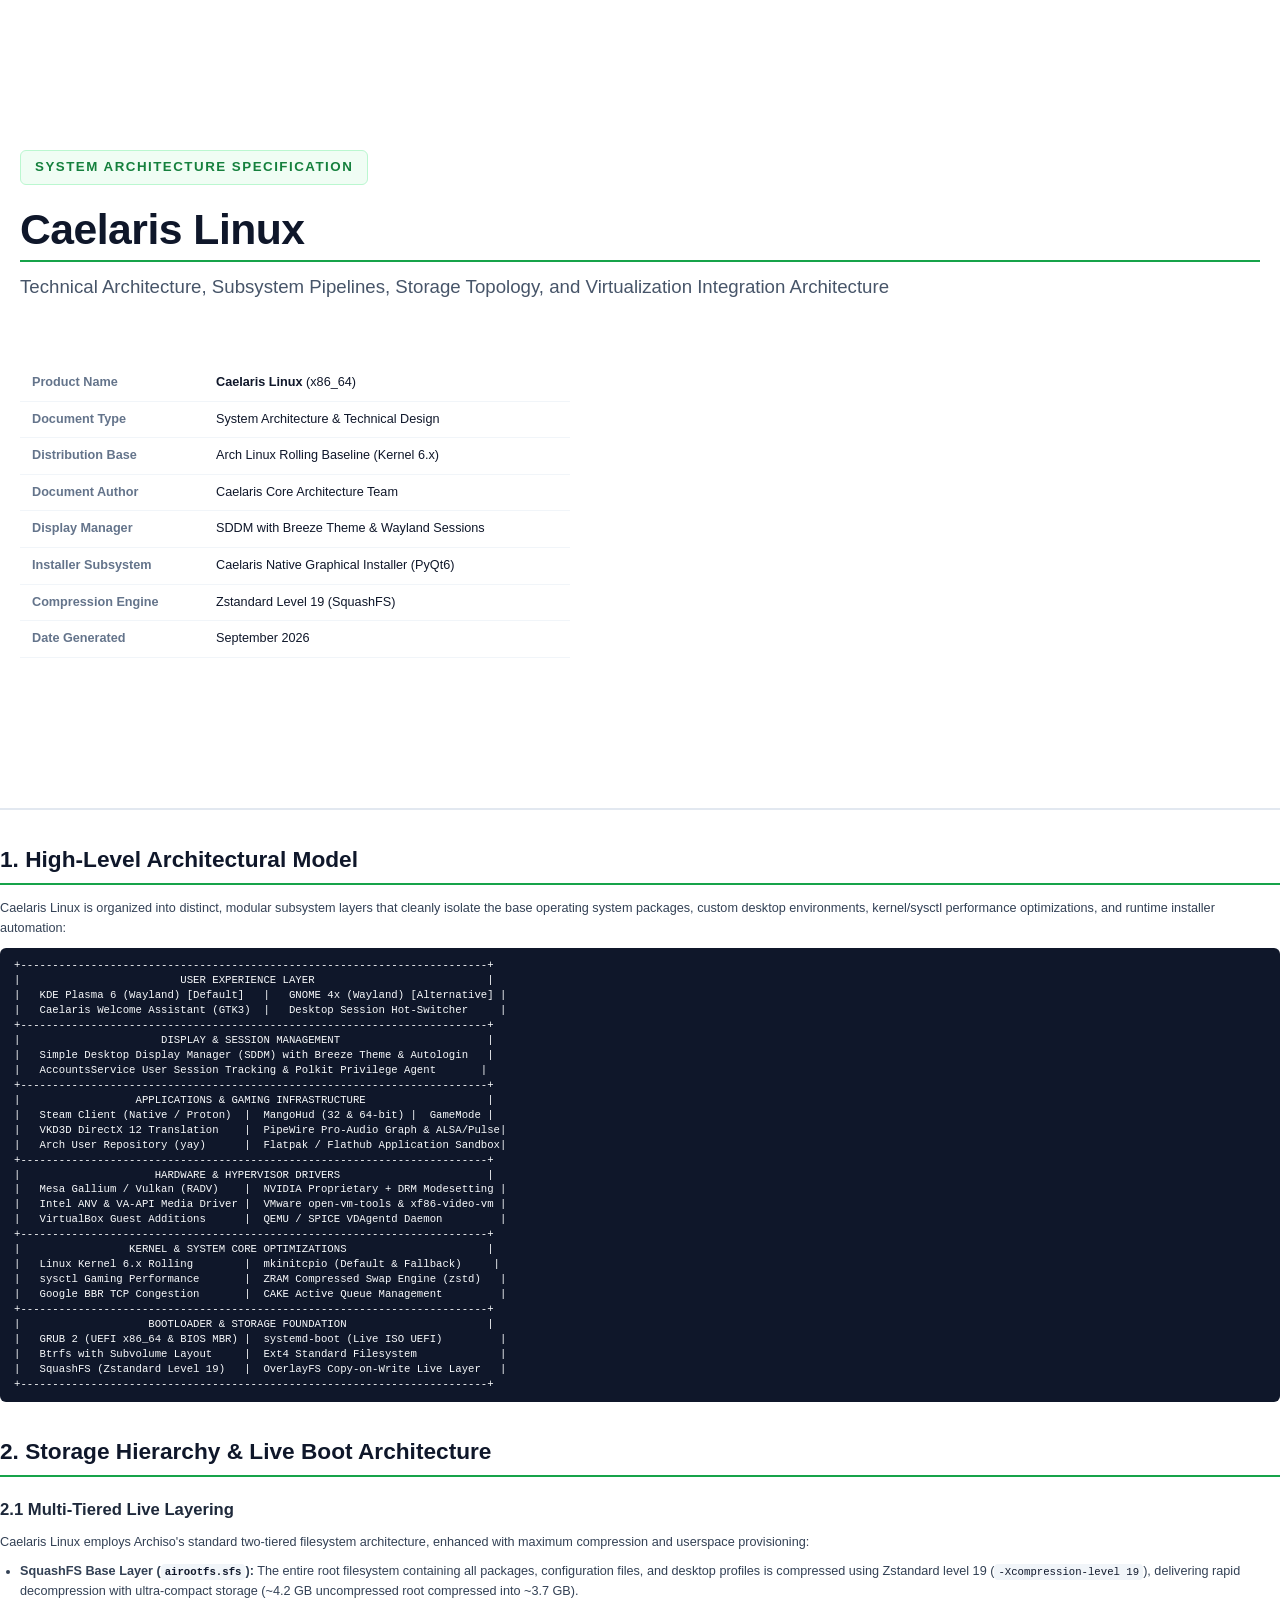
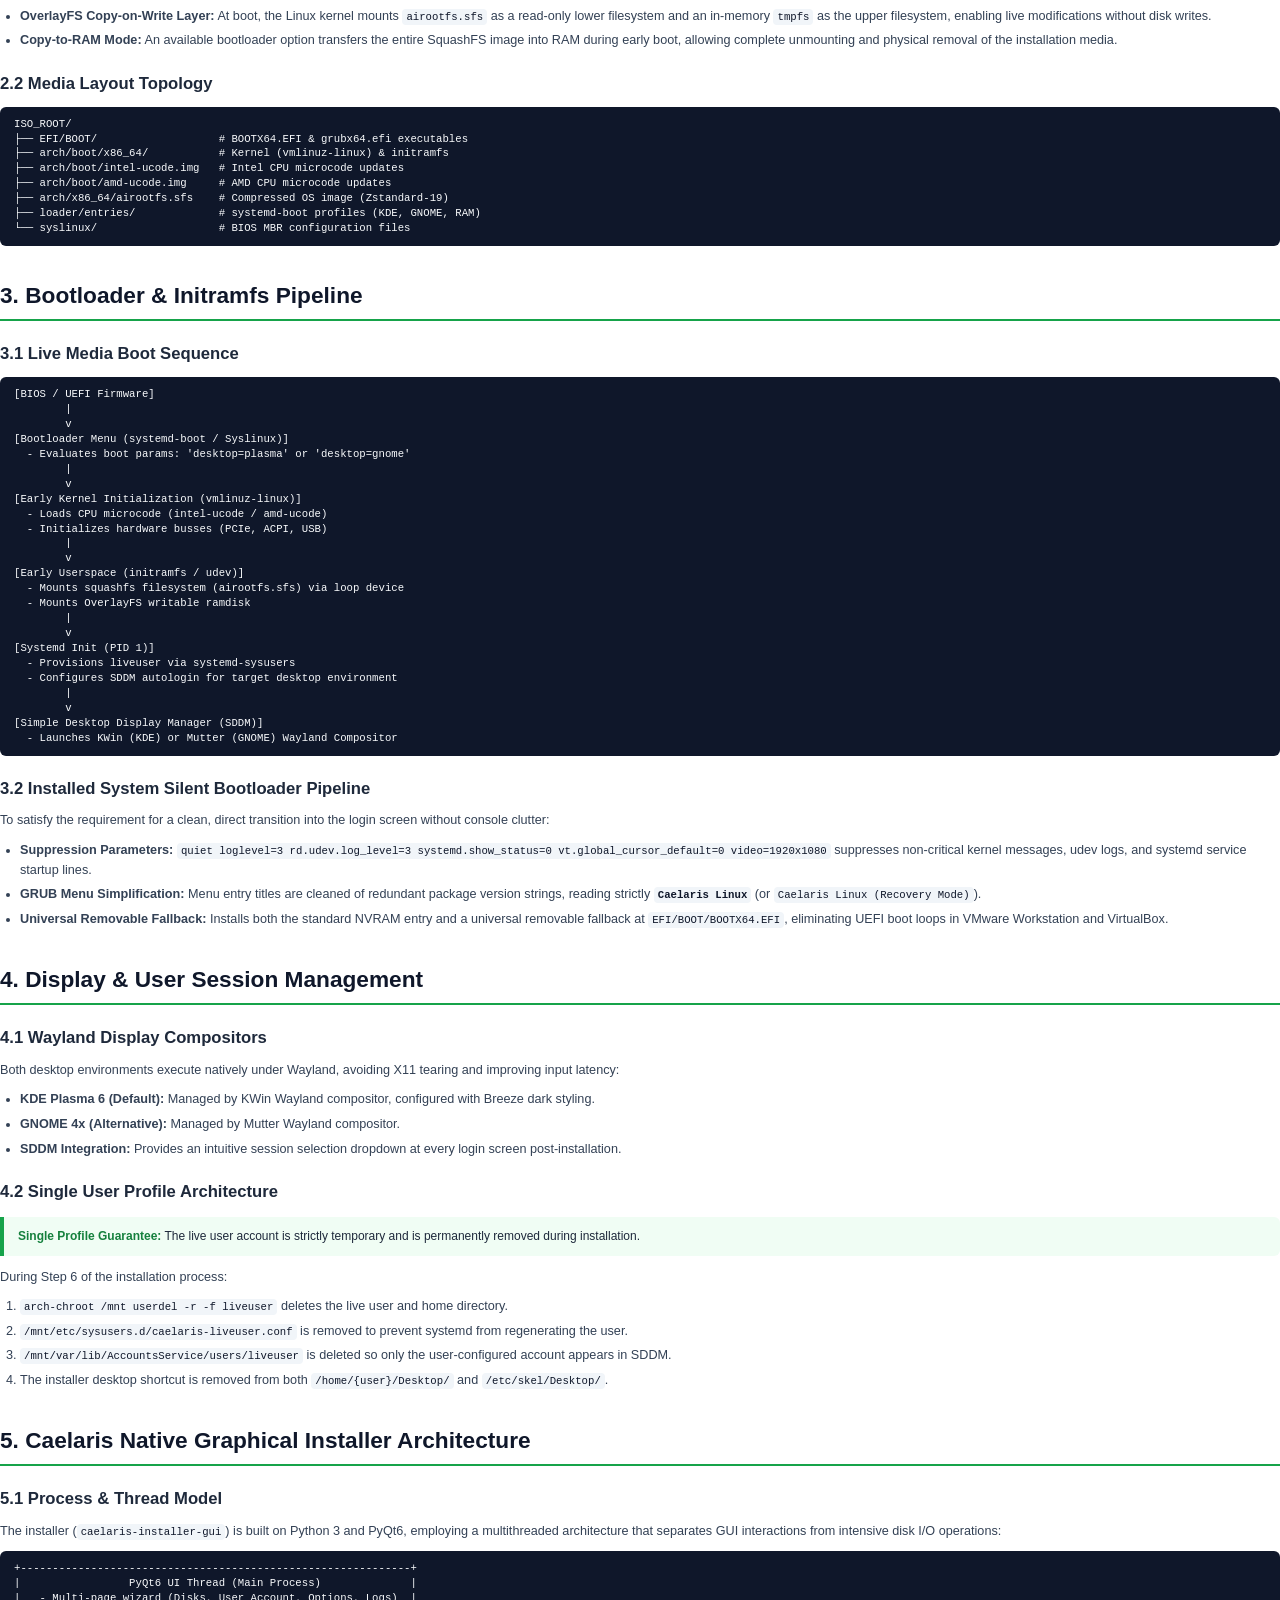
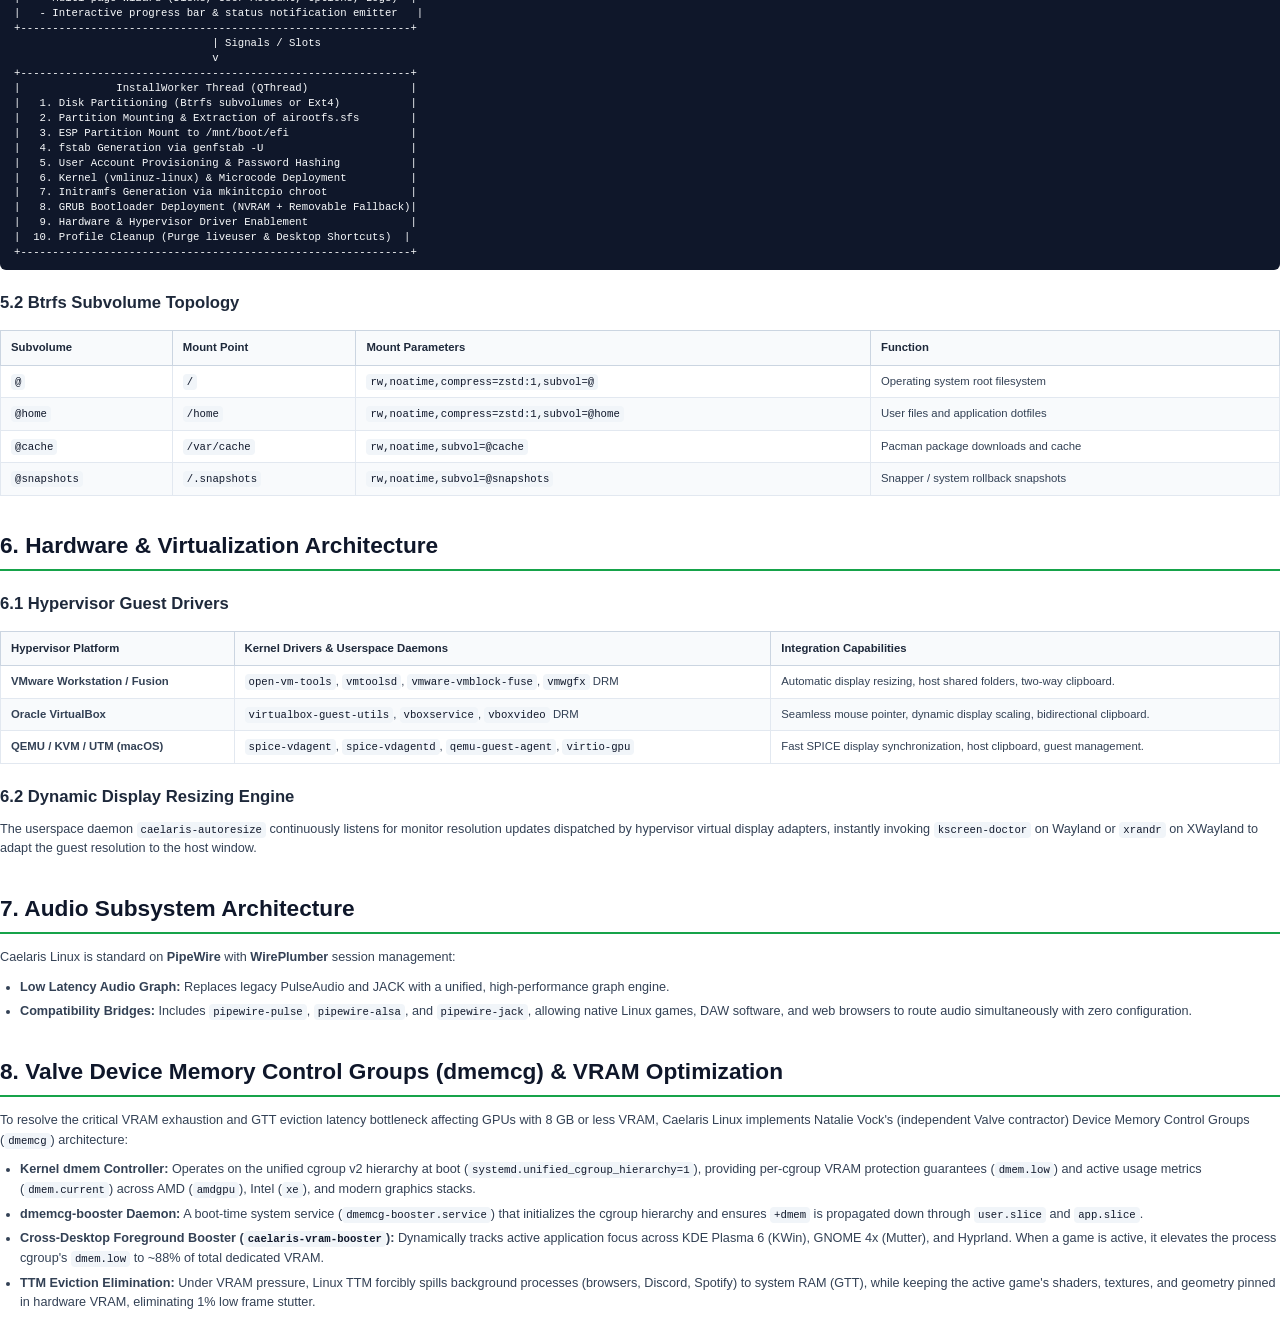
<file: ARCHITECTURE.html>
<!DOCTYPE html>
<html lang="en">
<head>
<meta charset="UTF-8">
<title>Caelaris Linux - System Architecture & Technical Design</title>
<style>
  @page {
    size: A4;
    margin: 18mm 16mm 20mm 16mm;
    @bottom-right {
      content: "Page " counter(page) " of " counter(pages);
      font-size: 8pt;
      color: #718096;
      font-family: -apple-system, BlinkMacSystemFont, 'Segoe UI', Roboto, sans-serif;
    }
  }

  body {
    font-family: -apple-system, BlinkMacSystemFont, 'Segoe UI', Roboto, Helvetica, Arial, sans-serif;
    color: #1e293b;
    background-color: #ffffff;
    line-height: 1.55;
    font-size: 9.5pt;
    margin: 0;
    padding: 0;
  }

  .cover-page {
    min-height: 90vh;
    display: flex;
    flex-direction: column;
    justify-content: center;
    page-break-after: always;
    padding: 40px 20px;
    box-sizing: border-box;
    border-bottom: 2px solid #e2e8f0;
  }

  .cover-badge {
    display: inline-block;
    background: #f0fdf4;
    color: #15803d;
    font-weight: 700;
    font-size: 10pt;
    text-transform: uppercase;
    letter-spacing: 1.5px;
    padding: 6px 14px;
    border-radius: 6px;
    margin-bottom: 20px;
    width: fit-content;
    border: 1px solid #bbf7d0;
  }

  .cover-title {
    font-size: 32pt;
    font-weight: 800;
    color: #0f172a;
    line-height: 1.15;
    margin: 0 0 12px 0;
    letter-spacing: -0.5px;
  }

  .cover-subtitle {
    font-size: 14pt;
    font-weight: 400;
    color: #475569;
    margin: 0 0 35px 0;
    line-height: 1.4;
  }

  .cover-meta-table {
    margin-top: 30px;
    border-collapse: collapse;
    width: 100%;
    max-width: 550px;
  }

  .cover-meta-table td {
    padding: 8px 12px;
    font-size: 9.5pt;
    border-bottom: 1px solid #f1f5f9;
  }

  .cover-meta-table td:first-child {
    font-weight: 600;
    color: #64748b;
    width: 160px;
  }

  .cover-meta-table td:last-child {
    color: #0f172a;
    font-weight: 500;
  }

  h1 {
    font-size: 17pt;
    font-weight: 700;
    color: #0f172a;
    border-bottom: 2px solid #16a34a;
    padding-bottom: 6px;
    margin-top: 32px;
    margin-bottom: 14px;
    page-break-after: avoid;
  }

  h2 {
    font-size: 12.5pt;
    font-weight: 600;
    color: #1e293b;
    margin-top: 20px;
    margin-bottom: 10px;
    page-break-after: avoid;
  }

  h3 {
    font-size: 10.5pt;
    font-weight: 600;
    color: #334155;
    margin-top: 14px;
    margin-bottom: 6px;
    page-break-after: avoid;
  }

  p {
    margin: 0 0 10px 0;
    color: #334155;
  }

  ul, ol {
    margin: 0 0 12px 0;
    padding-left: 20px;
    color: #334155;
  }

  li {
    margin-bottom: 5px;
  }

  table.data-table {
    width: 100%;
    border-collapse: collapse;
    margin: 14px 0 18px 0;
    font-size: 8.5pt;
    page-break-inside: avoid;
  }

  table.data-table th {
    background-color: #f8fafc;
    color: #1e293b;
    font-weight: 600;
    text-align: left;
    padding: 8px 10px;
    border: 1px solid #cbd5e1;
  }

  table.data-table td {
    padding: 7px 10px;
    border: 1px solid #e2e8f0;
    color: #334155;
    vertical-align: top;
  }

  table.data-table tr:nth-child(even) td {
    background-color: #f8fafc;
  }

  .callout {
    background-color: #f0fdf4;
    border-left: 4px solid #16a34a;
    padding: 10px 14px;
    border-radius: 0 6px 6px 0;
    margin: 12px 0;
    font-size: 9pt;
    page-break-inside: avoid;
  }

  .callout strong {
    color: #15803d;
  }

  code {
    font-family: 'Cascadia Code', Consolas, Monaco, monospace;
    font-size: 8pt;
    background-color: #f1f5f9;
    padding: 2px 4px;
    border-radius: 4px;
    color: #0f172a;
  }

  pre {
    background-color: #0f172a;
    color: #f8fafc;
    padding: 10px 14px;
    border-radius: 6px;
    font-family: 'Cascadia Code', Consolas, Monaco, monospace;
    font-size: 8pt;
    overflow-x: auto;
    margin: 10px 0;
    page-break-inside: avoid;
    line-height: 1.4;
  }

  .page-break {
    page-break-before: always;
  }
</style>
</head>
<body>

<!-- COVER PAGE -->
<div class="cover-page">
  <div class="cover-badge">System Architecture Specification</div>
  <h1 class="cover-title">Caelaris Linux</h1>
  <div class="cover-subtitle">Technical Architecture, Subsystem Pipelines, Storage Topology, and Virtualization Integration Architecture</div>

  <table class="cover-meta-table">
    <tr>
      <td>Product Name</td>
      <td><strong>Caelaris Linux</strong> (x86_64)</td>
    </tr>
    <tr>
      <td>Document Type</td>
      <td>System Architecture & Technical Design</td>
    </tr>
    <tr>
      <td>Distribution Base</td>
      <td>Arch Linux Rolling Baseline (Kernel 6.x)</td>
    </tr>
    <tr>
      <td>Document Author</td>
      <td>Caelaris Core Architecture Team</td>
    </tr>
    <tr>
      <td>Display Manager</td>
      <td>SDDM with Breeze Theme & Wayland Sessions</td>
    </tr>
    <tr>
      <td>Installer Subsystem</td>
      <td>Caelaris Native Graphical Installer (PyQt6)</td>
    </tr>
    <tr>
      <td>Compression Engine</td>
      <td>Zstandard Level 19 (SquashFS)</td>
    </tr>
    <tr>
      <td>Date Generated</td>
      <td>September 2026</td>
    </tr>
  </table>
</div>

<!-- SECTION 1: ARCHITECTURAL MODEL -->
<h1>1. High-Level Architectural Model</h1>
<p>
  Caelaris Linux is organized into distinct, modular subsystem layers that cleanly isolate the base operating system packages, custom desktop environments, kernel/sysctl performance optimizations, and runtime installer automation:
</p>

<pre>
+-------------------------------------------------------------------------+
|                         USER EXPERIENCE LAYER                           |
|   KDE Plasma 6 (Wayland) [Default]   |   GNOME 4x (Wayland) [Alternative] |
|   Caelaris Welcome Assistant (GTK3)  |   Desktop Session Hot-Switcher     |
+-------------------------------------------------------------------------+
|                      DISPLAY & SESSION MANAGEMENT                       |
|   Simple Desktop Display Manager (SDDM) with Breeze Theme & Autologin   |
|   AccountsService User Session Tracking & Polkit Privilege Agent       |
+-------------------------------------------------------------------------+
|                  APPLICATIONS & GAMING INFRASTRUCTURE                   |
|   Steam Client (Native / Proton)  |  MangoHud (32 & 64-bit) |  GameMode |
|   VKD3D DirectX 12 Translation    |  PipeWire Pro-Audio Graph & ALSA/Pulse|
|   Arch User Repository (yay)      |  Flatpak / Flathub Application Sandbox|
+-------------------------------------------------------------------------+
|                     HARDWARE & HYPERVISOR DRIVERS                       |
|   Mesa Gallium / Vulkan (RADV)    |  NVIDIA Proprietary + DRM Modesetting |
|   Intel ANV & VA-API Media Driver |  VMware open-vm-tools & xf86-video-vm |
|   VirtualBox Guest Additions      |  QEMU / SPICE VDAgentd Daemon         |
+-------------------------------------------------------------------------+
|                 KERNEL & SYSTEM CORE OPTIMIZATIONS                      |
|   Linux Kernel 6.x Rolling        |  mkinitcpio (Default & Fallback)     |
|   sysctl Gaming Performance       |  ZRAM Compressed Swap Engine (zstd)   |
|   Google BBR TCP Congestion       |  CAKE Active Queue Management         |
+-------------------------------------------------------------------------+
|                    BOOTLOADER & STORAGE FOUNDATION                      |
|   GRUB 2 (UEFI x86_64 & BIOS MBR) |  systemd-boot (Live ISO UEFI)         |
|   Btrfs with Subvolume Layout     |  Ext4 Standard Filesystem             |
|   SquashFS (Zstandard Level 19)   |  OverlayFS Copy-on-Write Live Layer   |
+-------------------------------------------------------------------------+
</pre>

<!-- SECTION 2: STORAGE & ISO HIERARCHY -->
<h1>2. Storage Hierarchy & Live Boot Architecture</h1>

<h2>2.1 Multi-Tiered Live Layering</h2>
<p>
  Caelaris Linux employs Archiso's standard two-tiered filesystem architecture, enhanced with maximum compression and userspace provisioning:
</p>
<ul>
  <li><strong>SquashFS Base Layer (<code>airootfs.sfs</code>):</strong> The entire root filesystem containing all packages, configuration files, and desktop profiles is compressed using Zstandard level 19 (<code>-Xcompression-level 19</code>), delivering rapid decompression with ultra-compact storage (~4.2 GB uncompressed root compressed into ~3.7 GB).</li>
  <li><strong>OverlayFS Copy-on-Write Layer:</strong> At boot, the Linux kernel mounts <code>airootfs.sfs</code> as a read-only lower filesystem and an in-memory <code>tmpfs</code> as the upper filesystem, enabling live modifications without disk writes.</li>
  <li><strong>Copy-to-RAM Mode:</strong> An available bootloader option transfers the entire SquashFS image into RAM during early boot, allowing complete unmounting and physical removal of the installation media.</li>
</ul>

<h2>2.2 Media Layout Topology</h2>
<pre>
ISO_ROOT/
├── EFI/BOOT/                   # BOOTX64.EFI & grubx64.efi executables
├── arch/boot/x86_64/           # Kernel (vmlinuz-linux) & initramfs
├── arch/boot/intel-ucode.img   # Intel CPU microcode updates
├── arch/boot/amd-ucode.img     # AMD CPU microcode updates
├── arch/x86_64/airootfs.sfs    # Compressed OS image (Zstandard-19)
├── loader/entries/             # systemd-boot profiles (KDE, GNOME, RAM)
└── syslinux/                   # BIOS MBR configuration files
</pre>

<div class="page-break"></div>

<!-- SECTION 3: BOOTLOADER & INITRAMFS PIPELINE -->
<h1>3. Bootloader & Initramfs Pipeline</h1>

<h2>3.1 Live Media Boot Sequence</h2>
<pre>
[BIOS / UEFI Firmware]
        |
        v
[Bootloader Menu (systemd-boot / Syslinux)]
  - Evaluates boot params: 'desktop=plasma' or 'desktop=gnome'
        |
        v
[Early Kernel Initialization (vmlinuz-linux)]
  - Loads CPU microcode (intel-ucode / amd-ucode)
  - Initializes hardware busses (PCIe, ACPI, USB)
        |
        v
[Early Userspace (initramfs / udev)]
  - Mounts squashfs filesystem (airootfs.sfs) via loop device
  - Mounts OverlayFS writable ramdisk
        |
        v
[Systemd Init (PID 1)]
  - Provisions liveuser via systemd-sysusers
  - Configures SDDM autologin for target desktop environment
        |
        v
[Simple Desktop Display Manager (SDDM)]
  - Launches KWin (KDE) or Mutter (GNOME) Wayland Compositor
</pre>

<h2>3.2 Installed System Silent Bootloader Pipeline</h2>
<p>
  To satisfy the requirement for a clean, direct transition into the login screen without console clutter:
</p>
<ul>
  <li><strong>Suppression Parameters:</strong> <code>quiet loglevel=3 rd.udev.log_level=3 systemd.show_status=0 vt.global_cursor_default=0 video=1920x1080</code> suppresses non-critical kernel messages, udev logs, and systemd service startup lines.</li>
  <li><strong>GRUB Menu Simplification:</strong> Menu entry titles are cleaned of redundant package version strings, reading strictly <strong><code>Caelaris Linux</code></strong> (or <code>Caelaris Linux (Recovery Mode)</code>).</li>
  <li><strong>Universal Removable Fallback:</strong> Installs both the standard NVRAM entry and a universal removable fallback at <code>EFI/BOOT/BOOTX64.EFI</code>, eliminating UEFI boot loops in VMware Workstation and VirtualBox.</li>
</ul>

<!-- SECTION 4: DISPLAY & USER MANAGEMENT -->
<h1>4. Display & User Session Management</h1>

<h2>4.1 Wayland Display Compositors</h2>
<p>
  Both desktop environments execute natively under Wayland, avoiding X11 tearing and improving input latency:
</p>
<ul>
  <li><strong>KDE Plasma 6 (Default):</strong> Managed by KWin Wayland compositor, configured with Breeze dark styling.</li>
  <li><strong>GNOME 4x (Alternative):</strong> Managed by Mutter Wayland compositor.</li>
  <li><strong>SDDM Integration:</strong> Provides an intuitive session selection dropdown at every login screen post-installation.</li>
</ul>

<h2>4.2 Single User Profile Architecture</h2>
<div class="callout">
  <strong>Single Profile Guarantee:</strong> The live user account is strictly temporary and is permanently removed during installation.
</div>
<p>
  During Step 6 of the installation process:
</p>
<ol>
  <li><code>arch-chroot /mnt userdel -r -f liveuser</code> deletes the live user and home directory.</li>
  <li><code>/mnt/etc/sysusers.d/caelaris-liveuser.conf</code> is removed to prevent systemd from regenerating the user.</li>
  <li><code>/mnt/var/lib/AccountsService/users/liveuser</code> is deleted so only the user-configured account appears in SDDM.</li>
  <li>The installer desktop shortcut is removed from both <code>/home/{user}/Desktop/</code> and <code>/etc/skel/Desktop/</code>.</li>
</ol>

<div class="page-break"></div>

<!-- SECTION 5: INSTALLER SUBSYSTEM -->
<h1>5. Caelaris Native Graphical Installer Architecture</h1>

<h2>5.1 Process & Thread Model</h2>
<p>
  The installer (<code>caelaris-installer-gui</code>) is built on Python 3 and PyQt6, employing a multithreaded architecture that separates GUI interactions from intensive disk I/O operations:
</p>

<pre>
+-------------------------------------------------------------+
|                 PyQt6 UI Thread (Main Process)              |
|   - Multi-page wizard (Disks, User Account, Options, Logs)  |
|   - Interactive progress bar & status notification emitter   |
+-------------------------------------------------------------+
                               | Signals / Slots
                               v
+-------------------------------------------------------------+
|               InstallWorker Thread (QThread)                |
|   1. Disk Partitioning (Btrfs subvolumes or Ext4)           |
|   2. Partition Mounting & Extraction of airootfs.sfs        |
|   3. ESP Partition Mount to /mnt/boot/efi                   |
|   4. fstab Generation via genfstab -U                       |
|   5. User Account Provisioning & Password Hashing           |
|   6. Kernel (vmlinuz-linux) & Microcode Deployment          |
|   7. Initramfs Generation via mkinitcpio chroot             |
|   8. GRUB Bootloader Deployment (NVRAM + Removable Fallback)|
|   9. Hardware & Hypervisor Driver Enablement                |
|  10. Profile Cleanup (Purge liveuser & Desktop Shortcuts)  |
+-------------------------------------------------------------+
</pre>

<h2>5.2 Btrfs Subvolume Topology</h2>
<table class="data-table">
  <thead>
    <tr>
      <th>Subvolume</th>
      <th>Mount Point</th>
      <th>Mount Parameters</th>
      <th>Function</th>
    </tr>
  </thead>
  <tbody>
    <tr>
      <td><code>@</code></td>
      <td><code>/</code></td>
      <td><code>rw,noatime,compress=zstd:1,subvol=@</code></td>
      <td>Operating system root filesystem</td>
    </tr>
    <tr>
      <td><code>@home</code></td>
      <td><code>/home</code></td>
      <td><code>rw,noatime,compress=zstd:1,subvol=@home</code></td>
      <td>User files and application dotfiles</td>
    </tr>
    <tr>
      <td><code>@cache</code></td>
      <td><code>/var/cache</code></td>
      <td><code>rw,noatime,subvol=@cache</code></td>
      <td>Pacman package downloads and cache</td>
    </tr>
    <tr>
      <td><code>@snapshots</code></td>
      <td><code>/.snapshots</code></td>
      <td><code>rw,noatime,subvol=@snapshots</code></td>
      <td>Snapper / system rollback snapshots</td>
    </tr>
  </tbody>
</table>

<!-- SECTION 6: HARDWARE & VIRTUALIZATION INTEGRATION -->
<h1>6. Hardware & Virtualization Architecture</h1>

<h2>6.1 Hypervisor Guest Drivers</h2>
<table class="data-table">
  <thead>
    <tr>
      <th>Hypervisor Platform</th>
      <th>Kernel Drivers & Userspace Daemons</th>
      <th>Integration Capabilities</th>
    </tr>
  </thead>
  <tbody>
    <tr>
      <td><strong>VMware Workstation / Fusion</strong></td>
      <td><code>open-vm-tools</code>, <code>vmtoolsd</code>, <code>vmware-vmblock-fuse</code>, <code>vmwgfx</code> DRM</td>
      <td>Automatic display resizing, host shared folders, two-way clipboard.</td>
    </tr>
    <tr>
      <td><strong>Oracle VirtualBox</strong></td>
      <td><code>virtualbox-guest-utils</code>, <code>vboxservice</code>, <code>vboxvideo</code> DRM</td>
      <td>Seamless mouse pointer, dynamic display scaling, bidirectional clipboard.</td>
    </tr>
    <tr>
      <td><strong>QEMU / KVM / UTM (macOS)</strong></td>
      <td><code>spice-vdagent</code>, <code>spice-vdagentd</code>, <code>qemu-guest-agent</code>, <code>virtio-gpu</code></td>
      <td>Fast SPICE display synchronization, host clipboard, guest management.</td>
    </tr>
  </tbody>
</table>

<h2>6.2 Dynamic Display Resizing Engine</h2>
<p>
  The userspace daemon <code>caelaris-autoresize</code> continuously listens for monitor resolution updates dispatched by hypervisor virtual display adapters, instantly invoking <code>kscreen-doctor</code> on Wayland or <code>xrandr</code> on XWayland to adapt the guest resolution to the host window.
</p>

<!-- SECTION 7: AUDIO ARCHITECTURE -->
<h1>7. Audio Subsystem Architecture</h1>
<p>
  Caelaris Linux is standard on <strong>PipeWire</strong> with <strong>WirePlumber</strong> session management:
</p>
<ul>
  <li><strong>Low Latency Audio Graph:</strong> Replaces legacy PulseAudio and JACK with a unified, high-performance graph engine.</li>
  <li><strong>Compatibility Bridges:</strong> Includes <code>pipewire-pulse</code>, <code>pipewire-alsa</code>, and <code>pipewire-jack</code>, allowing native Linux games, DAW software, and web browsers to route audio simultaneously with zero configuration.</li>
</ul>

<!-- SECTION 8: VALVE VRAM MANAGEMENT & DMEMCG ARCHITECTURE -->
<h1>8. Valve Device Memory Control Groups (dmemcg) & VRAM Optimization</h1>
<p>
  To resolve the critical VRAM exhaustion and GTT eviction latency bottleneck affecting GPUs with 8 GB or less VRAM, Caelaris Linux implements Natalie Vock's (independent Valve contractor) Device Memory Control Groups (<code>dmemcg</code>) architecture:
</p>
<ul>
  <li><strong>Kernel dmem Controller:</strong> Operates on the unified cgroup v2 hierarchy at boot (<code>systemd.unified_cgroup_hierarchy=1</code>), providing per-cgroup VRAM protection guarantees (<code>dmem.low</code>) and active usage metrics (<code>dmem.current</code>) across AMD (<code>amdgpu</code>), Intel (<code>xe</code>), and modern graphics stacks.</li>
  <li><strong>dmemcg-booster Daemon:</strong> A boot-time system service (<code>dmemcg-booster.service</code>) that initializes the cgroup hierarchy and ensures <code>+dmem</code> is propagated down through <code>user.slice</code> and <code>app.slice</code>.</li>
  <li><strong>Cross-Desktop Foreground Booster (<code>caelaris-vram-booster</code>):</strong> Dynamically tracks active application focus across KDE Plasma 6 (KWin), GNOME 4x (Mutter), and Hyprland. When a game is active, it elevates the process cgroup's <code>dmem.low</code> to ~88% of total dedicated VRAM.</li>
  <li><strong>TTM Eviction Elimination:</strong> Under VRAM pressure, Linux TTM forcibly spills background processes (browsers, Discord, Spotify) to system RAM (GTT), while keeping the active game's shaders, textures, and geometry pinned in hardware VRAM, eliminating 1% low frame stutter.</li>
</ul>

</body>
</html>
</file>
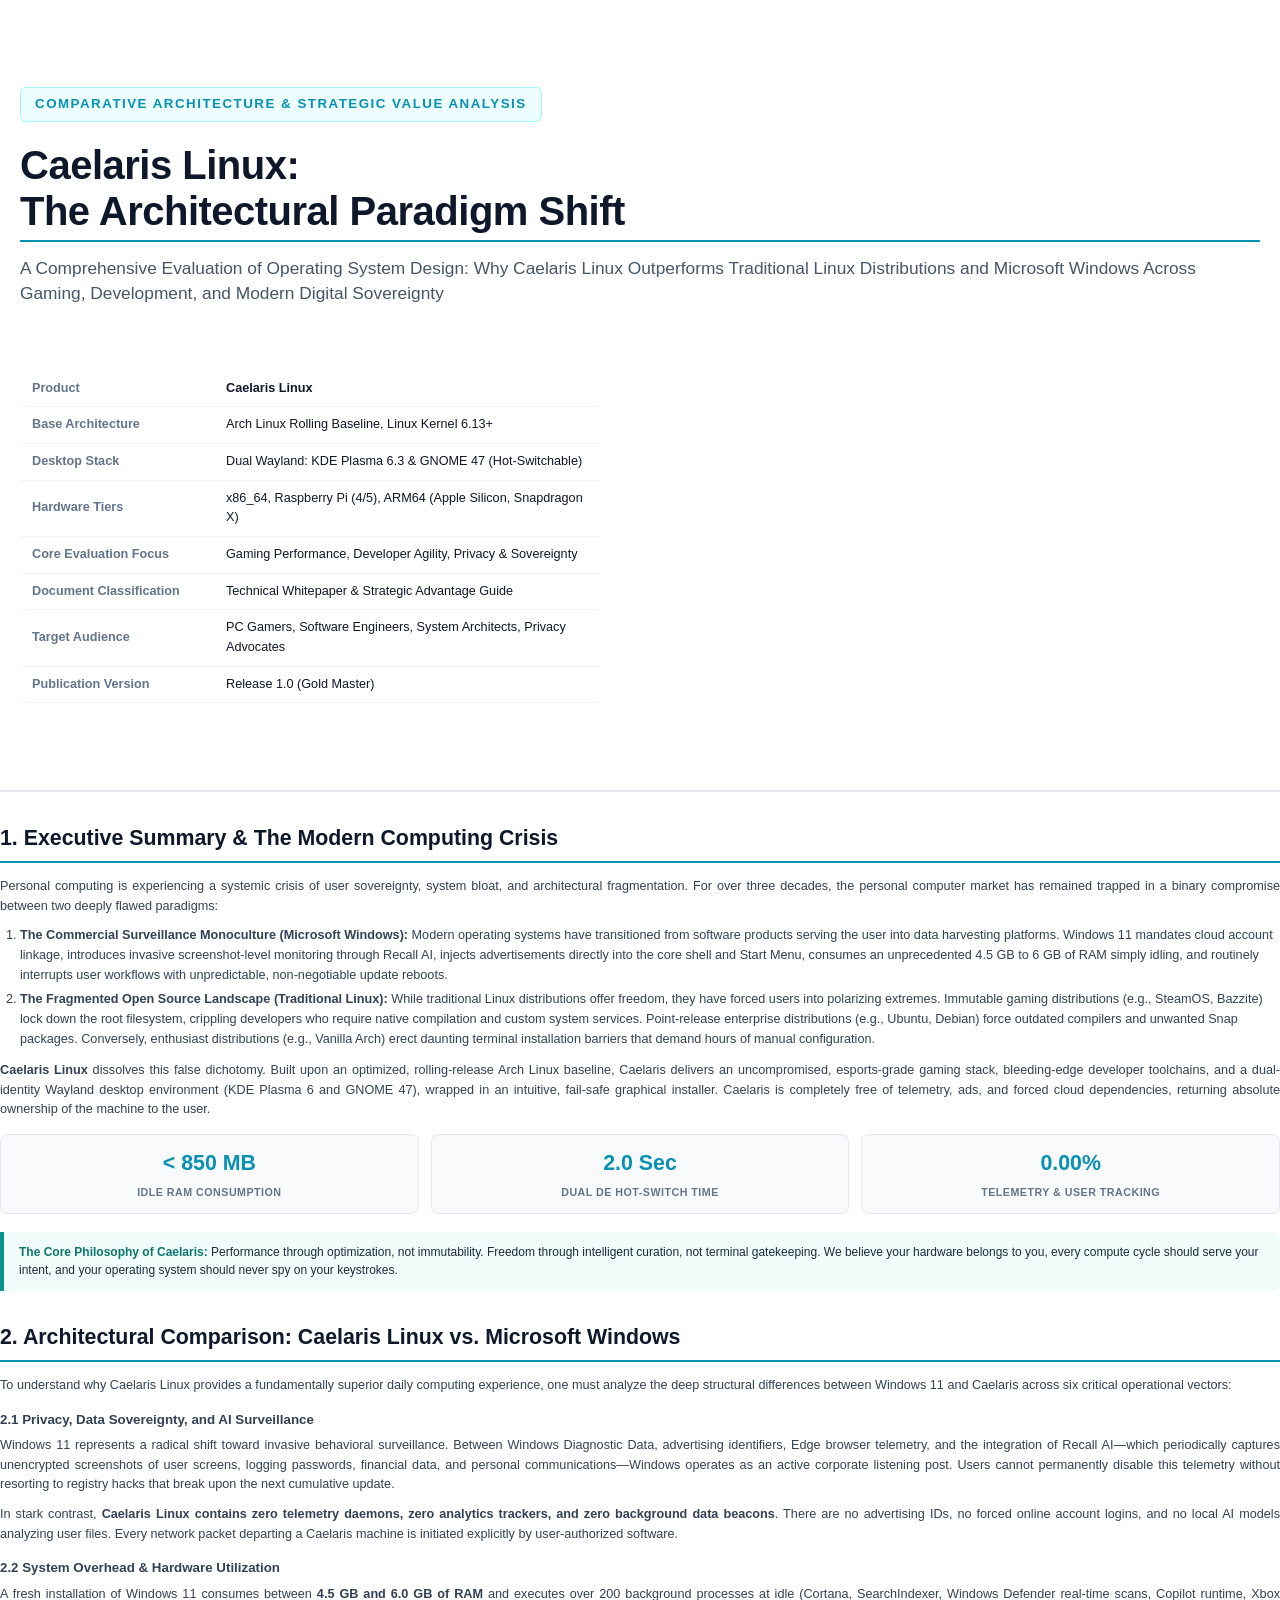
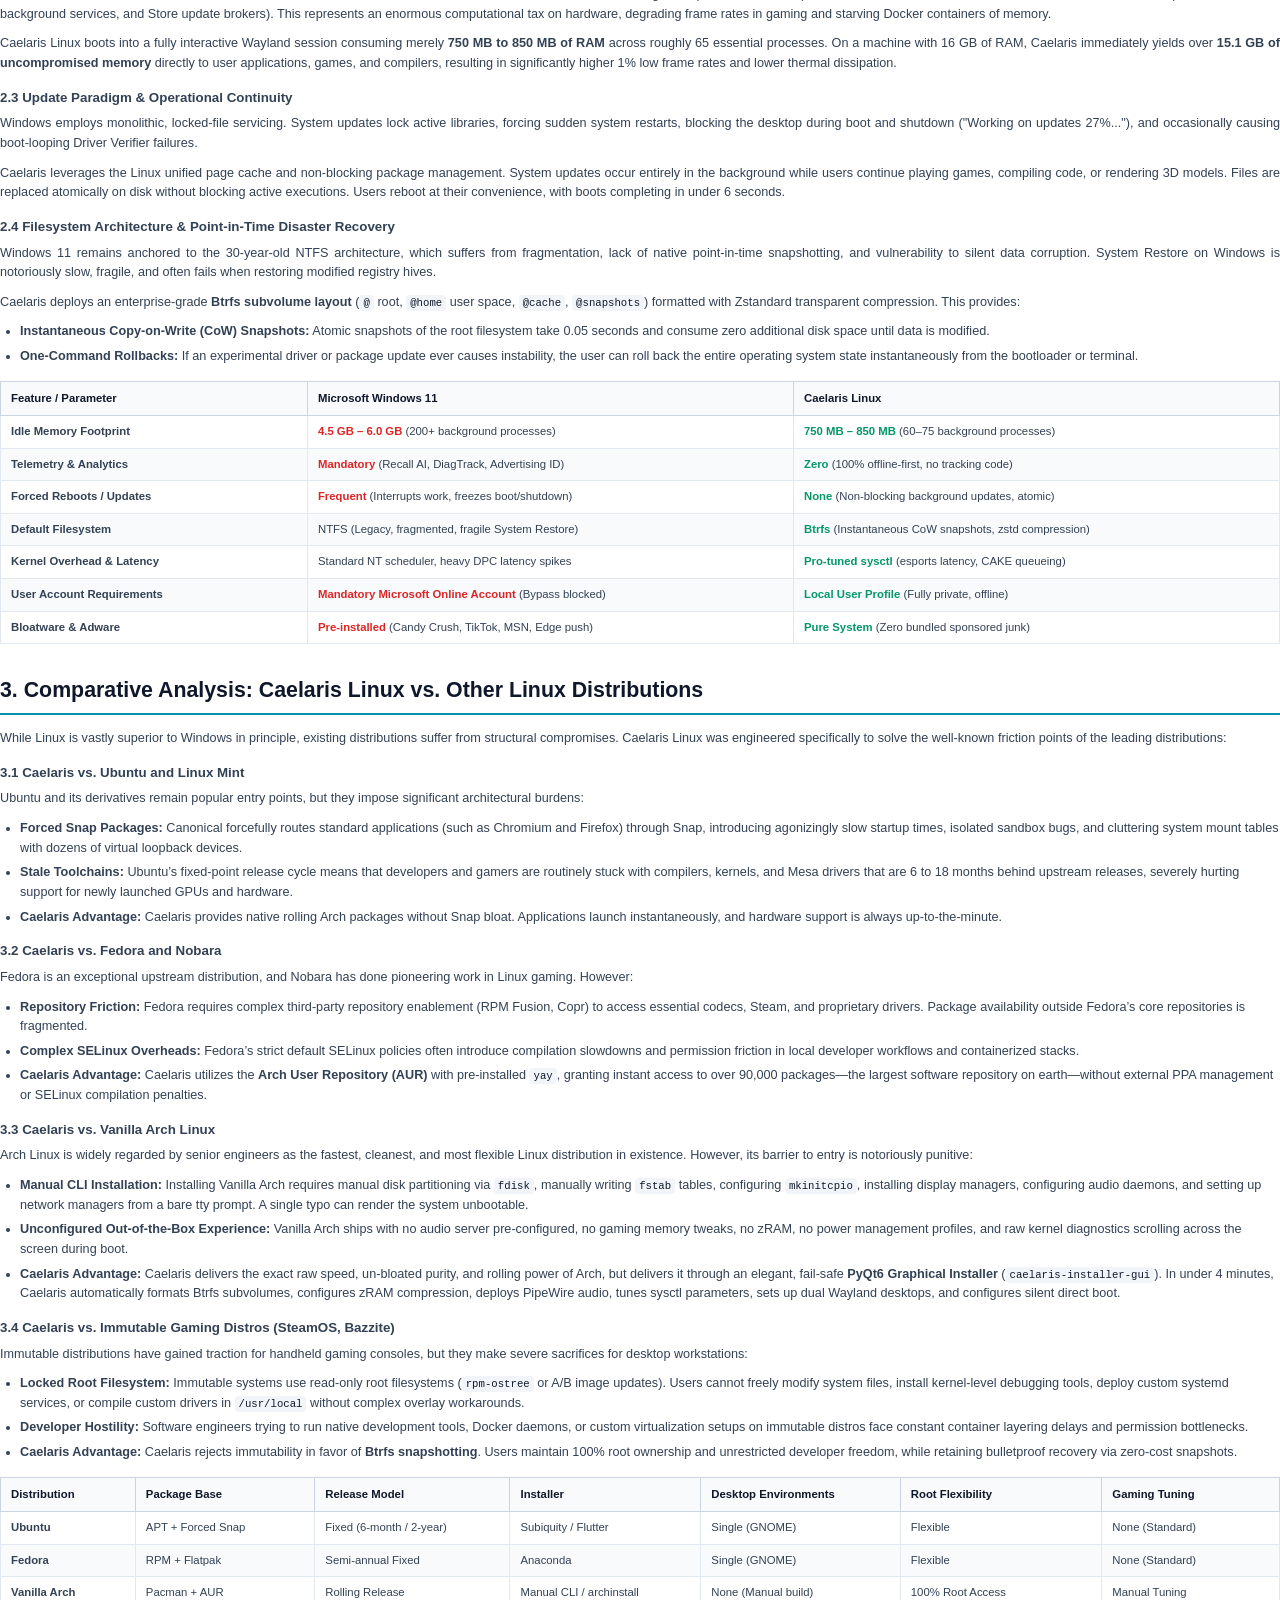
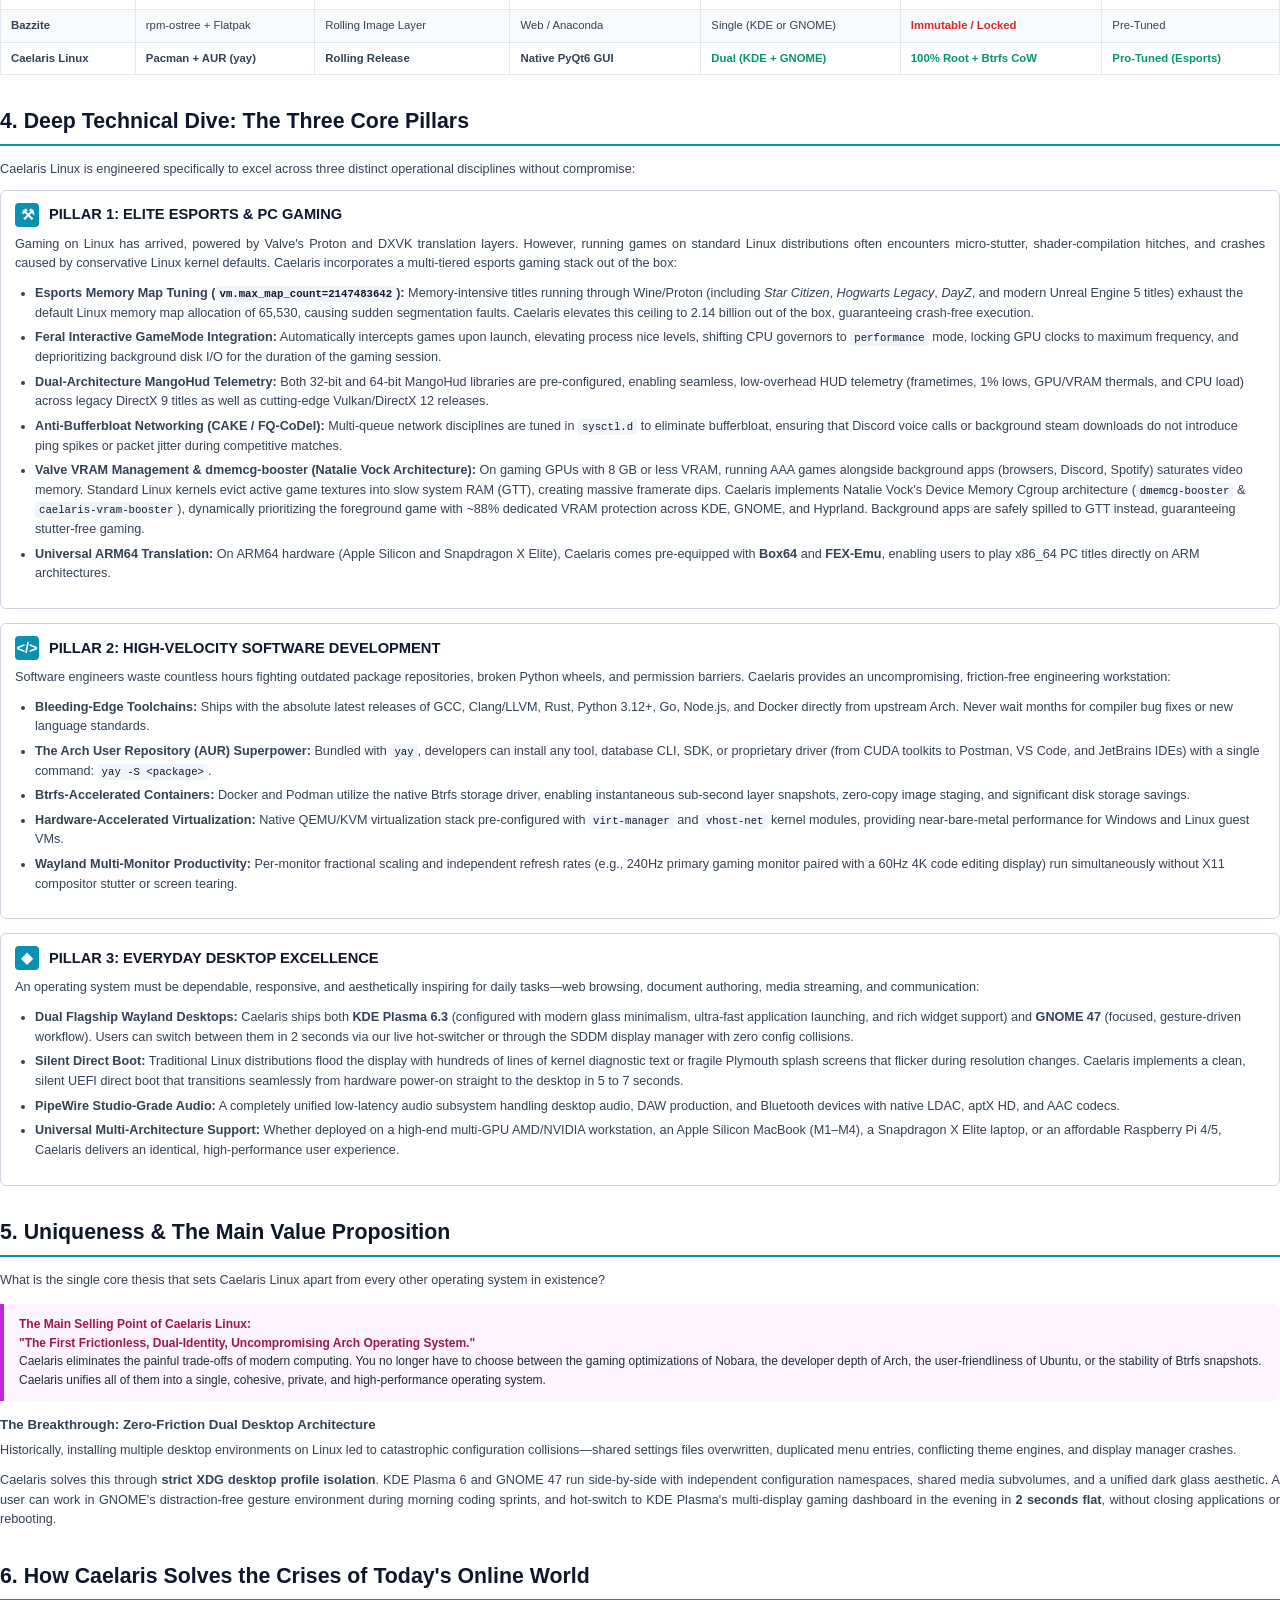
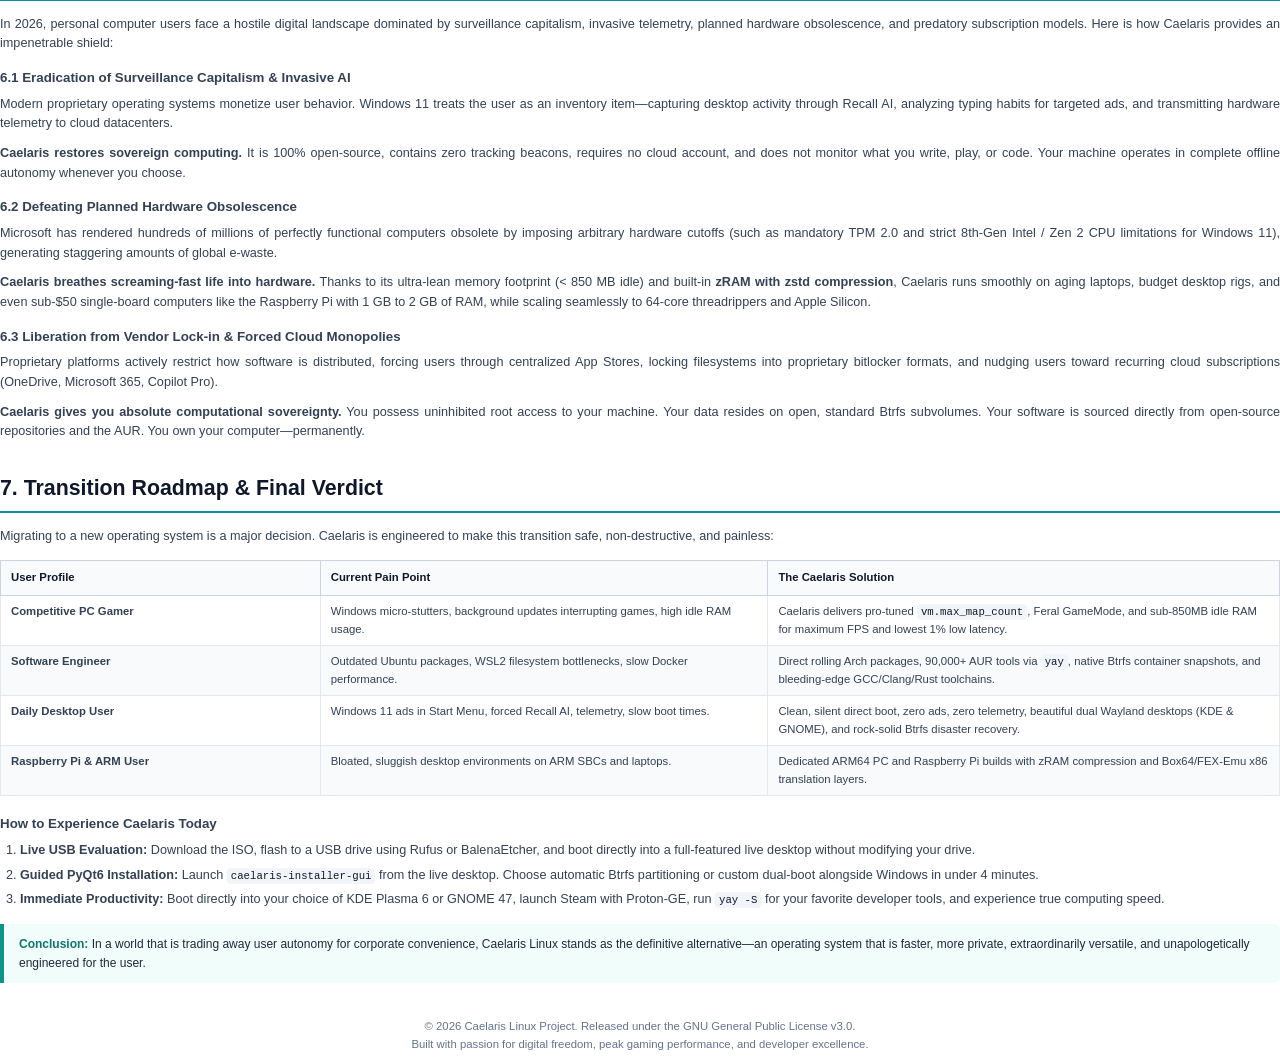
<file: CAELARIS_ADVANTAGE_GUIDE.html>
<!DOCTYPE html>
<html lang="en">
<head>
<meta charset="UTF-8">
<title>Caelaris Linux: The Architectural Paradigm Shift</title>
<style>
  @page {
    size: A4;
    margin: 18mm 16mm 20mm 16mm;
    @bottom-right {
      content: "Page " counter(page) " of " counter(pages);
      font-size: 8pt;
      color: #64748b;
      font-family: -apple-system, BlinkMacSystemFont, 'Segoe UI', Roboto, sans-serif;
    }
  }

  body {
    font-family: -apple-system, BlinkMacSystemFont, 'Segoe UI', Roboto, Helvetica, Arial, sans-serif;
    color: #1e293b;
    background-color: #ffffff;
    line-height: 1.55;
    font-size: 9.5pt;
    margin: 0;
    padding: 0;
  }

  .cover-page {
    min-height: 88vh;
    display: flex;
    flex-direction: column;
    justify-content: center;
    page-break-after: always;
    padding: 40px 20px;
    box-sizing: border-box;
    border-bottom: 2px solid #e2e8f0;
  }

  .cover-badge {
    display: inline-block;
    background: #ecfeff;
    color: #0891b2;
    font-weight: 700;
    font-size: 10pt;
    text-transform: uppercase;
    letter-spacing: 1.5px;
    padding: 6px 14px;
    border-radius: 6px;
    margin-bottom: 20px;
    width: fit-content;
    border: 1px solid #a5f3fc;
  }

  .cover-title {
    font-size: 30pt;
    font-weight: 800;
    color: #0f172a;
    line-height: 1.15;
    margin: 0 0 14px 0;
    letter-spacing: -0.5px;
  }

  .cover-subtitle {
    font-size: 13pt;
    font-weight: 400;
    color: #475569;
    margin: 0 0 35px 0;
    line-height: 1.45;
  }

  .cover-meta-table {
    margin-top: 30px;
    border-collapse: collapse;
    width: 100%;
    max-width: 580px;
  }

  .cover-meta-table td {
    padding: 8px 12px;
    font-size: 9.5pt;
    border-bottom: 1px solid #f1f5f9;
  }

  .cover-meta-table td:first-child {
    font-weight: 600;
    color: #64748b;
    width: 170px;
  }

  .cover-meta-table td:last-child {
    color: #0f172a;
    font-weight: 500;
  }

  h1 {
    font-size: 16pt;
    font-weight: 700;
    color: #0f172a;
    border-bottom: 2px solid #0891b2;
    padding-bottom: 6px;
    margin-top: 30px;
    margin-bottom: 14px;
    page-break-after: avoid;
  }

  h2 {
    font-size: 12pt;
    font-weight: 600;
    color: #1e293b;
    margin-top: 20px;
    margin-bottom: 10px;
    page-break-after: avoid;
  }

  h3 {
    font-size: 10pt;
    font-weight: 600;
    color: #334155;
    margin-top: 14px;
    margin-bottom: 6px;
    page-break-after: avoid;
  }

  p {
    margin: 0 0 10px 0;
    color: #334155;
    text-align: justify;
  }

  ul, ol {
    margin: 0 0 12px 0;
    padding-left: 20px;
    color: #334155;
  }

  li {
    margin-bottom: 5px;
  }

  table.data-table {
    width: 100%;
    border-collapse: collapse;
    margin: 14px 0 18px 0;
    font-size: 8.5pt;
    page-break-inside: avoid;
  }

  table.data-table th {
    background-color: #f8fafc;
    color: #0f172a;
    font-weight: 600;
    text-align: left;
    padding: 8px 10px;
    border: 1px solid #cbd5e1;
  }

  table.data-table td {
    padding: 7px 10px;
    border: 1px solid #e2e8f0;
    color: #334155;
    vertical-align: top;
  }

  table.data-table tr:nth-child(even) td {
    background-color: #f8fafc;
  }

  .tag-win {
    color: #dc2626;
    font-weight: 600;
  }

  .tag-linux {
    color: #d97706;
    font-weight: 600;
  }

  .tag-caelaris {
    color: #059669;
    font-weight: 700;
  }

  .callout {
    background-color: #f0fdfa;
    border-left: 4px solid #0d9488;
    padding: 11px 15px;
    border-radius: 0 6px 6px 0;
    margin: 14px 0;
    font-size: 9pt;
    page-break-inside: avoid;
  }

  .callout.accent {
    background-color: #fdf4ff;
    border-left-color: #c026d3;
  }

  .callout.warning {
    background-color: #fffbeb;
    border-left-color: #d97706;
  }

  .callout strong {
    color: #0f766e;
  }

  .callout.accent strong {
    color: #9d174d;
  }

  .callout.warning strong {
    color: #b45309;
  }

  code {
    font-family: 'Cascadia Code', Consolas, Monaco, monospace;
    font-size: 8pt;
    background-color: #f1f5f9;
    padding: 2px 4px;
    border-radius: 4px;
    color: #0f172a;
  }

  pre {
    background-color: #0f172a;
    color: #f8fafc;
    padding: 10px 14px;
    border-radius: 6px;
    font-family: 'Cascadia Code', Consolas, Monaco, monospace;
    font-size: 8pt;
    overflow-x: auto;
    margin: 10px 0;
    page-break-inside: avoid;
    line-height: 1.4;
  }

  .metric-grid {
    display: grid;
    grid-template-columns: repeat(3, 1fr);
    gap: 12px;
    margin: 14px 0 18px 0;
    page-break-inside: avoid;
  }

  .metric-card {
    background: #f8fafc;
    border: 1px solid #e2e8f0;
    border-radius: 8px;
    padding: 12px;
    text-align: center;
  }

  .metric-val {
    font-size: 16pt;
    font-weight: 800;
    color: #0891b2;
    margin-bottom: 4px;
  }

  .metric-label {
    font-size: 8pt;
    color: #64748b;
    font-weight: 600;
    text-transform: uppercase;
    letter-spacing: 0.5px;
  }

  .page-break {
    page-break-before: always;
  }

  .pillar-box {
    border: 1px solid #cbd5e1;
    border-radius: 6px;
    padding: 12px 14px;
    margin-bottom: 14px;
    background: #ffffff;
    page-break-inside: avoid;
  }

  .pillar-header {
    display: flex;
    align-items: center;
    gap: 10px;
    margin-bottom: 8px;
  }

  .pillar-icon {
    display: inline-block;
    width: 24px;
    height: 24px;
    background: #0891b2;
    color: #ffffff;
    border-radius: 4px;
    text-align: center;
    line-height: 24px;
    font-weight: bold;
    font-size: 11pt;
  }

  .pillar-title {
    font-size: 11pt;
    font-weight: 700;
    color: #0f172a;
  }
</style>
</head>
<body>

<!-- COVER PAGE -->
<div class="cover-page">
  <div class="cover-badge">Comparative Architecture & Strategic Value Analysis</div>
  <h1 class="cover-title">Caelaris Linux:<br>The Architectural Paradigm Shift</h1>
  <div class="cover-subtitle">A Comprehensive Evaluation of Operating System Design: Why Caelaris Linux Outperforms Traditional Linux Distributions and Microsoft Windows Across Gaming, Development, and Modern Digital Sovereignty</div>

  <table class="cover-meta-table">
    <tr>
      <td>Product</td>
      <td><strong>Caelaris Linux</strong></td>
    </tr>
    <tr>
      <td>Base Architecture</td>
      <td>Arch Linux Rolling Baseline, Linux Kernel 6.13+</td>
    </tr>
    <tr>
      <td>Desktop Stack</td>
      <td>Dual Wayland: KDE Plasma 6.3 & GNOME 47 (Hot-Switchable)</td>
    </tr>
    <tr>
      <td>Hardware Tiers</td>
      <td>x86_64, Raspberry Pi (4/5), ARM64 (Apple Silicon, Snapdragon X)</td>
    </tr>
    <tr>
      <td>Core Evaluation Focus</td>
      <td>Gaming Performance, Developer Agility, Privacy & Sovereignty</td>
    </tr>
    <tr>
      <td>Document Classification</td>
      <td>Technical Whitepaper & Strategic Advantage Guide</td>
    </tr>
    <tr>
      <td>Target Audience</td>
      <td>PC Gamers, Software Engineers, System Architects, Privacy Advocates</td>
    </tr>
    <tr>
      <td>Publication Version</td>
      <td>Release 1.0 (Gold Master)</td>
    </tr>
  </table>
</div>

<!-- SECTION 1: EXECUTIVE SUMMARY -->
<h1>1. Executive Summary & The Modern Computing Crisis</h1>
<p>
Personal computing is experiencing a systemic crisis of user sovereignty, system bloat, and architectural fragmentation. For over three decades, the personal computer market has remained trapped in a binary compromise between two deeply flawed paradigms:
</p>
<ol>
  <li><strong>The Commercial Surveillance Monoculture (Microsoft Windows):</strong> Modern operating systems have transitioned from software products serving the user into data harvesting platforms. Windows 11 mandates cloud account linkage, introduces invasive screenshot-level monitoring through Recall AI, injects advertisements directly into the core shell and Start Menu, consumes an unprecedented 4.5 GB to 6 GB of RAM simply idling, and routinely interrupts user workflows with unpredictable, non-negotiable update reboots.</li>
  <li><strong>The Fragmented Open Source Landscape (Traditional Linux):</strong> While traditional Linux distributions offer freedom, they have forced users into polarizing extremes. Immutable gaming distributions (e.g., SteamOS, Bazzite) lock down the root filesystem, crippling developers who require native compilation and custom system services. Point-release enterprise distributions (e.g., Ubuntu, Debian) force outdated compilers and unwanted Snap packages. Conversely, enthusiast distributions (e.g., Vanilla Arch) erect daunting terminal installation barriers that demand hours of manual configuration.</li>
</ol>
<p>
<strong>Caelaris Linux</strong> dissolves this false dichotomy. Built upon an optimized, rolling-release Arch Linux baseline, Caelaris delivers an uncompromised, esports-grade gaming stack, bleeding-edge developer toolchains, and a dual-identity Wayland desktop environment (KDE Plasma 6 and GNOME 47), wrapped in an intuitive, fail-safe graphical installer. Caelaris is completely free of telemetry, ads, and forced cloud dependencies, returning absolute ownership of the machine to the user.
</p>

<div class="metric-grid">
  <div class="metric-card">
    <div class="metric-val">&lt; 850 MB</div>
    <div class="metric-label">Idle RAM Consumption</div>
  </div>
  <div class="metric-card">
    <div class="metric-val">2.0 Sec</div>
    <div class="metric-label">Dual DE Hot-Switch Time</div>
  </div>
  <div class="metric-card">
    <div class="metric-val">0.00%</div>
    <div class="metric-label">Telemetry & User Tracking</div>
  </div>
</div>

<div class="callout">
  <strong>The Core Philosophy of Caelaris:</strong> Performance through optimization, not immutability. Freedom through intelligent curation, not terminal gatekeeping. We believe your hardware belongs to you, every compute cycle should serve your intent, and your operating system should never spy on your keystrokes.
</div>

<!-- SECTION 2: CAELARIS VS MICROSOFT WINDOWS -->
<div class="page-break"></div>
<h1>2. Architectural Comparison: Caelaris Linux vs. Microsoft Windows</h1>
<p>
To understand why Caelaris Linux provides a fundamentally superior daily computing experience, one must analyze the deep structural differences between Windows 11 and Caelaris across six critical operational vectors:
</p>

<h3>2.1 Privacy, Data Sovereignty, and AI Surveillance</h3>
<p>
Windows 11 represents a radical shift toward invasive behavioral surveillance. Between Windows Diagnostic Data, advertising identifiers, Edge browser telemetry, and the integration of Recall AI—which periodically captures unencrypted screenshots of user screens, logging passwords, financial data, and personal communications—Windows operates as an active corporate listening post. Users cannot permanently disable this telemetry without resorting to registry hacks that break upon the next cumulative update.
</p>
<p>
In stark contrast, <strong>Caelaris Linux contains zero telemetry daemons, zero analytics trackers, and zero background data beacons</strong>. There are no advertising IDs, no forced online account logins, and no local AI models analyzing user files. Every network packet departing a Caelaris machine is initiated explicitly by user-authorized software.
</p>

<h3>2.2 System Overhead & Hardware Utilization</h3>
<p>
A fresh installation of Windows 11 consumes between <strong>4.5 GB and 6.0 GB of RAM</strong> and executes over 200 background processes at idle (Cortana, SearchIndexer, Windows Defender real-time scans, Copilot runtime, Xbox background services, and Store update brokers). This represents an enormous computational tax on hardware, degrading frame rates in gaming and starving Docker containers of memory.
</p>
<p>
Caelaris Linux boots into a fully interactive Wayland session consuming merely <strong>750 MB to 850 MB of RAM</strong> across roughly 65 essential processes. On a machine with 16 GB of RAM, Caelaris immediately yields over <strong>15.1 GB of uncompromised memory</strong> directly to user applications, games, and compilers, resulting in significantly higher 1% low frame rates and lower thermal dissipation.
</p>

<h3>2.3 Update Paradigm & Operational Continuity</h3>
<p>
Windows employs monolithic, locked-file servicing. System updates lock active libraries, forcing sudden system restarts, blocking the desktop during boot and shutdown ("Working on updates 27%..."), and occasionally causing boot-looping Driver Verifier failures.
</p>
<p>
Caelaris leverages the Linux unified page cache and non-blocking package management. System updates occur entirely in the background while users continue playing games, compiling code, or rendering 3D models. Files are replaced atomically on disk without blocking active executions. Users reboot at their convenience, with boots completing in under 6 seconds.
</p>

<h3>2.4 Filesystem Architecture & Point-in-Time Disaster Recovery</h3>
<p>
Windows 11 remains anchored to the 30-year-old NTFS architecture, which suffers from fragmentation, lack of native point-in-time snapshotting, and vulnerability to silent data corruption. System Restore on Windows is notoriously slow, fragile, and often fails when restoring modified registry hives.
</p>
<p>
Caelaris deploys an enterprise-grade <strong>Btrfs subvolume layout</strong> (<code>@</code> root, <code>@home</code> user space, <code>@cache</code>, <code>@snapshots</code>) formatted with Zstandard transparent compression. This provides:
</p>
<ul>
  <li><strong>Instantaneous Copy-on-Write (CoW) Snapshots:</strong> Atomic snapshots of the root filesystem take 0.05 seconds and consume zero additional disk space until data is modified.</li>
  <li><strong>One-Command Rollbacks:</strong> If an experimental driver or package update ever causes instability, the user can roll back the entire operating system state instantaneously from the bootloader or terminal.</li>
</ul>

<table class="data-table">
  <thead>
    <tr>
      <th style="width: 24%;">Feature / Parameter</th>
      <th style="width: 38%;">Microsoft Windows 11</th>
      <th style="width: 38%;">Caelaris Linux</th>
    </tr>
  </thead>
  <tbody>
    <tr>
      <td><strong>Idle Memory Footprint</strong></td>
      <td><span class="tag-win">4.5 GB – 6.0 GB</span> (200+ background processes)</td>
      <td><span class="tag-caelaris">750 MB – 850 MB</span> (60–75 background processes)</td>
    </tr>
    <tr>
      <td><strong>Telemetry & Analytics</strong></td>
      <td><span class="tag-win">Mandatory</span> (Recall AI, DiagTrack, Advertising ID)</td>
      <td><span class="tag-caelaris">Zero</span> (100% offline-first, no tracking code)</td>
    </tr>
    <tr>
      <td><strong>Forced Reboots / Updates</strong></td>
      <td><span class="tag-win">Frequent</span> (Interrupts work, freezes boot/shutdown)</td>
      <td><span class="tag-caelaris">None</span> (Non-blocking background updates, atomic)</td>
    </tr>
    <tr>
      <td><strong>Default Filesystem</strong></td>
      <td>NTFS (Legacy, fragmented, fragile System Restore)</td>
      <td><span class="tag-caelaris">Btrfs</span> (Instantaneous CoW snapshots, zstd compression)</td>
    </tr>
    <tr>
      <td><strong>Kernel Overhead & Latency</strong></td>
      <td>Standard NT scheduler, heavy DPC latency spikes</td>
      <td><span class="tag-caelaris">Pro-tuned sysctl</span> (esports latency, CAKE queueing)</td>
    </tr>
    <tr>
      <td><strong>User Account Requirements</strong></td>
      <td><span class="tag-win">Mandatory Microsoft Online Account</span> (Bypass blocked)</td>
      <td><span class="tag-caelaris">Local User Profile</span> (Fully private, offline)</td>
    </tr>
    <tr>
      <td><strong>Bloatware & Adware</strong></td>
      <td><span class="tag-win">Pre-installed</span> (Candy Crush, TikTok, MSN, Edge push)</td>
      <td><span class="tag-caelaris">Pure System</span> (Zero bundled sponsored junk)</td>
    </tr>
  </tbody>
</table>

<!-- SECTION 3: CAELARIS VS OTHER LINUX DISTROS -->
<div class="page-break"></div>
<h1>3. Comparative Analysis: Caelaris Linux vs. Other Linux Distributions</h1>
<p>
While Linux is vastly superior to Windows in principle, existing distributions suffer from structural compromises. Caelaris Linux was engineered specifically to solve the well-known friction points of the leading distributions:
</p>

<h3>3.1 Caelaris vs. Ubuntu and Linux Mint</h3>
<p>
Ubuntu and its derivatives remain popular entry points, but they impose significant architectural burdens:
</p>
<ul>
  <li><strong>Forced Snap Packages:</strong> Canonical forcefully routes standard applications (such as Chromium and Firefox) through Snap, introducing agonizingly slow startup times, isolated sandbox bugs, and cluttering system mount tables with dozens of virtual loopback devices.</li>
  <li><strong>Stale Toolchains:</strong> Ubuntu’s fixed-point release cycle means that developers and gamers are routinely stuck with compilers, kernels, and Mesa drivers that are 6 to 18 months behind upstream releases, severely hurting support for newly launched GPUs and hardware.</li>
  <li><strong>Caelaris Advantage:</strong> Caelaris provides native rolling Arch packages without Snap bloat. Applications launch instantaneously, and hardware support is always up-to-the-minute.</li>
</ul>

<h3>3.2 Caelaris vs. Fedora and Nobara</h3>
<p>
Fedora is an exceptional upstream distribution, and Nobara has done pioneering work in Linux gaming. However:
</p>
<ul>
  <li><strong>Repository Friction:</strong> Fedora requires complex third-party repository enablement (RPM Fusion, Copr) to access essential codecs, Steam, and proprietary drivers. Package availability outside Fedora’s core repositories is fragmented.</li>
  <li><strong>Complex SELinux Overheads:</strong> Fedora’s strict default SELinux policies often introduce compilation slowdowns and permission friction in local developer workflows and containerized stacks.</li>
  <li><strong>Caelaris Advantage:</strong> Caelaris utilizes the <strong>Arch User Repository (AUR)</strong> with pre-installed <code>yay</code>, granting instant access to over 90,000 packages—the largest software repository on earth—without external PPA management or SELinux compilation penalties.</li>
</ul>

<h3>3.3 Caelaris vs. Vanilla Arch Linux</h3>
<p>
Arch Linux is widely regarded by senior engineers as the fastest, cleanest, and most flexible Linux distribution in existence. However, its barrier to entry is notoriously punitive:
</p>
<ul>
  <li><strong>Manual CLI Installation:</strong> Installing Vanilla Arch requires manual disk partitioning via <code>fdisk</code>, manually writing <code>fstab</code> tables, configuring <code>mkinitcpio</code>, installing display managers, configuring audio daemons, and setting up network managers from a bare tty prompt. A single typo can render the system unbootable.</li>
  <li><strong>Unconfigured Out-of-the-Box Experience:</strong> Vanilla Arch ships with no audio server pre-configured, no gaming memory tweaks, no zRAM, no power management profiles, and raw kernel diagnostics scrolling across the screen during boot.</li>
  <li><strong>Caelaris Advantage:</strong> Caelaris delivers the exact raw speed, un-bloated purity, and rolling power of Arch, but delivers it through an elegant, fail-safe <strong>PyQt6 Graphical Installer</strong> (<code>caelaris-installer-gui</code>). In under 4 minutes, Caelaris automatically formats Btrfs subvolumes, configures zRAM compression, deploys PipeWire audio, tunes sysctl parameters, sets up dual Wayland desktops, and configures silent direct boot.</li>
</ul>

<h3>3.4 Caelaris vs. Immutable Gaming Distros (SteamOS, Bazzite)</h3>
<p>
Immutable distributions have gained traction for handheld gaming consoles, but they make severe sacrifices for desktop workstations:
</p>
<ul>
  <li><strong>Locked Root Filesystem:</strong> Immutable systems use read-only root filesystems (<code>rpm-ostree</code> or A/B image updates). Users cannot freely modify system files, install kernel-level debugging tools, deploy custom systemd services, or compile custom drivers in <code>/usr/local</code> without complex overlay workarounds.</li>
  <li><strong>Developer Hostility:</strong> Software engineers trying to run native development tools, Docker daemons, or custom virtualization setups on immutable distros face constant container layering delays and permission bottlenecks.</li>
  <li><strong>Caelaris Advantage:</strong> Caelaris rejects immutability in favor of <strong>Btrfs snapshotting</strong>. Users maintain 100% root ownership and unrestricted developer freedom, while retaining bulletproof recovery via zero-cost snapshots.</li>
</ul>

<table class="data-table">
  <thead>
    <tr>
      <th>Distribution</th>
      <th>Package Base</th>
      <th>Release Model</th>
      <th>Installer</th>
      <th>Desktop Environments</th>
      <th>Root Flexibility</th>
      <th>Gaming Tuning</th>
    </tr>
  </thead>
  <tbody>
    <tr>
      <td><strong>Ubuntu</strong></td>
      <td>APT + Forced Snap</td>
      <td>Fixed (6-month / 2-year)</td>
      <td>Subiquity / Flutter</td>
      <td>Single (GNOME)</td>
      <td>Flexible</td>
      <td>None (Standard)</td>
    </tr>
    <tr>
      <td><strong>Fedora</strong></td>
      <td>RPM + Flatpak</td>
      <td>Semi-annual Fixed</td>
      <td>Anaconda</td>
      <td>Single (GNOME)</td>
      <td>Flexible</td>
      <td>None (Standard)</td>
    </tr>
    <tr>
      <td><strong>Vanilla Arch</strong></td>
      <td>Pacman + AUR</td>
      <td>Rolling Release</td>
      <td>Manual CLI / archinstall</td>
      <td>None (Manual build)</td>
      <td>100% Root Access</td>
      <td>Manual Tuning</td>
    </tr>
    <tr>
      <td><strong>Bazzite</strong></td>
      <td>rpm-ostree + Flatpak</td>
      <td>Rolling Image Layer</td>
      <td>Web / Anaconda</td>
      <td>Single (KDE or GNOME)</td>
      <td><span class="tag-win">Immutable / Locked</span></td>
      <td>Pre-Tuned</td>
    </tr>
    <tr>
      <td><strong>Caelaris Linux</strong></td>
      <td><strong>Pacman + AUR (yay)</strong></td>
      <td><strong>Rolling Release</strong></td>
      <td><strong>Native PyQt6 GUI</strong></td>
      <td><span class="tag-caelaris">Dual (KDE + GNOME)</span></td>
      <td><span class="tag-caelaris">100% Root + Btrfs CoW</span></td>
      <td><span class="tag-caelaris">Pro-Tuned (Esports)</span></td>
    </tr>
  </tbody>
</table>

<!-- SECTION 4: THE THREE CORE PILLARS -->
<div class="page-break"></div>
<h1>4. Deep Technical Dive: The Three Core Pillars</h1>
<p>
Caelaris Linux is engineered specifically to excel across three distinct operational disciplines without compromise:
</p>

<!-- PILLAR 1: GAMING -->
<div class="pillar-box">
  <div class="pillar-header">
    <span class="pillar-icon">&#9874;</span>
    <span class="pillar-title">PILLAR 1: ELITE ESPORTS & PC GAMING</span>
  </div>
  <p>
    Gaming on Linux has arrived, powered by Valve's Proton and DXVK translation layers. However, running games on standard Linux distributions often encounters micro-stutter, shader-compilation hitches, and crashes caused by conservative Linux kernel defaults. Caelaris incorporates a multi-tiered esports gaming stack out of the box:
  </p>
  <ul>
    <li><strong>Esports Memory Map Tuning (<code>vm.max_map_count=2147483642</code>):</strong> Memory-intensive titles running through Wine/Proton (including <em>Star Citizen</em>, <em>Hogwarts Legacy</em>, <em>DayZ</em>, and modern Unreal Engine 5 titles) exhaust the default Linux memory map allocation of 65,530, causing sudden segmentation faults. Caelaris elevates this ceiling to 2.14 billion out of the box, guaranteeing crash-free execution.</li>
    <li><strong>Feral Interactive GameMode Integration:</strong> Automatically intercepts games upon launch, elevating process nice levels, shifting CPU governors to <code>performance</code> mode, locking GPU clocks to maximum frequency, and deprioritizing background disk I/O for the duration of the gaming session.</li>
    <li><strong>Dual-Architecture MangoHud Telemetry:</strong> Both 32-bit and 64-bit MangoHud libraries are pre-configured, enabling seamless, low-overhead HUD telemetry (frametimes, 1% lows, GPU/VRAM thermals, and CPU load) across legacy DirectX 9 titles as well as cutting-edge Vulkan/DirectX 12 releases.</li>
    <li><strong>Anti-Bufferbloat Networking (CAKE / FQ-CoDel):</strong> Multi-queue network disciplines are tuned in <code>sysctl.d</code> to eliminate bufferbloat, ensuring that Discord voice calls or background steam downloads do not introduce ping spikes or packet jitter during competitive matches.</li>
    <li><strong>Valve VRAM Management &amp; dmemcg-booster (Natalie Vock Architecture):</strong> On gaming GPUs with 8 GB or less VRAM, running AAA games alongside background apps (browsers, Discord, Spotify) saturates video memory. Standard Linux kernels evict active game textures into slow system RAM (GTT), creating massive framerate dips. Caelaris implements Natalie Vock's Device Memory Cgroup architecture (<code>dmemcg-booster</code> &amp; <code>caelaris-vram-booster</code>), dynamically prioritizing the foreground game with ~88% dedicated VRAM protection across KDE, GNOME, and Hyprland. Background apps are safely spilled to GTT instead, guaranteeing stutter-free gaming.</li>
    <li><strong>Universal ARM64 Translation:</strong> On ARM64 hardware (Apple Silicon and Snapdragon X Elite), Caelaris comes pre-equipped with <strong>Box64</strong> and <strong>FEX-Emu</strong>, enabling users to play x86_64 PC titles directly on ARM architectures.</li>
  </ul>
</div>

<!-- PILLAR 2: DEVELOPER USE -->
<div class="pillar-box">
  <div class="pillar-header">
    <span class="pillar-icon">&lt;/&gt;</span>
    <span class="pillar-title">PILLAR 2: HIGH-VELOCITY SOFTWARE DEVELOPMENT</span>
  </div>
  <p>
    Software engineers waste countless hours fighting outdated package repositories, broken Python wheels, and permission barriers. Caelaris provides an uncompromising, friction-free engineering workstation:
  </p>
  <ul>
    <li><strong>Bleeding-Edge Toolchains:</strong> Ships with the absolute latest releases of GCC, Clang/LLVM, Rust, Python 3.12+, Go, Node.js, and Docker directly from upstream Arch. Never wait months for compiler bug fixes or new language standards.</li>
    <li><strong>The Arch User Repository (AUR) Superpower:</strong> Bundled with <code>yay</code>, developers can install any tool, database CLI, SDK, or proprietary driver (from CUDA toolkits to Postman, VS Code, and JetBrains IDEs) with a single command: <code>yay -S &lt;package&gt;</code>.</li>
    <li><strong>Btrfs-Accelerated Containers:</strong> Docker and Podman utilize the native Btrfs storage driver, enabling instantaneous sub-second layer snapshots, zero-copy image staging, and significant disk storage savings.</li>
    <li><strong>Hardware-Accelerated Virtualization:</strong> Native QEMU/KVM virtualization stack pre-configured with <code>virt-manager</code> and <code>vhost-net</code> kernel modules, providing near-bare-metal performance for Windows and Linux guest VMs.</li>
    <li><strong>Wayland Multi-Monitor Productivity:</strong> Per-monitor fractional scaling and independent refresh rates (e.g., 240Hz primary gaming monitor paired with a 60Hz 4K code editing display) run simultaneously without X11 compositor stutter or screen tearing.</li>
  </ul>
</div>

<!-- PILLAR 3: NORMAL DESKTOP USAGE -->
<div class="pillar-box">
  <div class="pillar-header">
    <span class="pillar-icon">&#9670;</span>
    <span class="pillar-title">PILLAR 3: EVERYDAY DESKTOP EXCELLENCE</span>
  </div>
  <p>
    An operating system must be dependable, responsive, and aesthetically inspiring for daily tasks—web browsing, document authoring, media streaming, and communication:
  </p>
  <ul>
    <li><strong>Dual Flagship Wayland Desktops:</strong> Caelaris ships both <strong>KDE Plasma 6.3</strong> (configured with modern glass minimalism, ultra-fast application launching, and rich widget support) and <strong>GNOME 47</strong> (focused, gesture-driven workflow). Users can switch between them in 2 seconds via our live hot-switcher or through the SDDM display manager with zero config collisions.</li>
    <li><strong>Silent Direct Boot:</strong> Traditional Linux distributions flood the display with hundreds of lines of kernel diagnostic text or fragile Plymouth splash screens that flicker during resolution changes. Caelaris implements a clean, silent UEFI direct boot that transitions seamlessly from hardware power-on straight to the desktop in 5 to 7 seconds.</li>
    <li><strong>PipeWire Studio-Grade Audio:</strong> A completely unified low-latency audio subsystem handling desktop audio, DAW production, and Bluetooth devices with native LDAC, aptX HD, and AAC codecs.</li>
    <li><strong>Universal Multi-Architecture Support:</strong> Whether deployed on a high-end multi-GPU AMD/NVIDIA workstation, an Apple Silicon MacBook (M1–M4), a Snapdragon X Elite laptop, or an affordable Raspberry Pi 4/5, Caelaris delivers an identical, high-performance user experience.</li>
  </ul>
</div>

<!-- SECTION 5: THE UNIQUE VALUE PROPOSITION -->
<div class="page-break"></div>
<h1>5. Uniqueness & The Main Value Proposition</h1>
<p>
What is the single core thesis that sets Caelaris Linux apart from every other operating system in existence?
</p>

<div class="callout accent">
  <strong>The Main Selling Point of Caelaris Linux:</strong><br>
  <strong>"The First Frictionless, Dual-Identity, Uncompromising Arch Operating System."</strong><br>
  Caelaris eliminates the painful trade-offs of modern computing. You no longer have to choose between the gaming optimizations of Nobara, the developer depth of Arch, the user-friendliness of Ubuntu, or the stability of Btrfs snapshots. Caelaris unifies all of them into a single, cohesive, private, and high-performance operating system.
</div>

<h3>The Breakthrough: Zero-Friction Dual Desktop Architecture</h3>
<p>
Historically, installing multiple desktop environments on Linux led to catastrophic configuration collisions—shared settings files overwritten, duplicated menu entries, conflicting theme engines, and display manager crashes. 
</p>
<p>
Caelaris solves this through <strong>strict XDG desktop profile isolation</strong>. KDE Plasma 6 and GNOME 47 run side-by-side with independent configuration namespaces, shared media subvolumes, and a unified dark glass aesthetic. A user can work in GNOME's distraction-free gesture environment during morning coding sprints, and hot-switch to KDE Plasma's multi-display gaming dashboard in the evening in <strong>2 seconds flat</strong>, without closing applications or rebooting.
</p>

<!-- SECTION 6: SOLVING TODAY'S ONLINE WORLD PROBLEMS -->
<h1>6. How Caelaris Solves the Crises of Today's Online World</h1>
<p>
In 2026, personal computer users face a hostile digital landscape dominated by surveillance capitalism, invasive telemetry, planned hardware obsolescence, and predatory subscription models. Here is how Caelaris provides an impenetrable shield:
</p>

<h3>6.1 Eradication of Surveillance Capitalism & Invasive AI</h3>
<p>
Modern proprietary operating systems monetize user behavior. Windows 11 treats the user as an inventory item—capturing desktop activity through Recall AI, analyzing typing habits for targeted ads, and transmitting hardware telemetry to cloud datacenters.
</p>
<p>
<strong>Caelaris restores sovereign computing.</strong> It is 100% open-source, contains zero tracking beacons, requires no cloud account, and does not monitor what you write, play, or code. Your machine operates in complete offline autonomy whenever you choose.
</p>

<h3>6.2 Defeating Planned Hardware Obsolescence</h3>
<p>
Microsoft has rendered hundreds of millions of perfectly functional computers obsolete by imposing arbitrary hardware cutoffs (such as mandatory TPM 2.0 and strict 8th-Gen Intel / Zen 2 CPU limitations for Windows 11), generating staggering amounts of global e-waste.
</p>
<p>
<strong>Caelaris breathes screaming-fast life into hardware.</strong> Thanks to its ultra-lean memory footprint (< 850 MB idle) and built-in <strong>zRAM with zstd compression</strong>, Caelaris runs smoothly on aging laptops, budget desktop rigs, and even sub-$50 single-board computers like the Raspberry Pi with 1 GB to 2 GB of RAM, while scaling seamlessly to 64-core threadrippers and Apple Silicon.
</p>

<h3>6.3 Liberation from Vendor Lock-in & Forced Cloud Monopolies</h3>
<p>
Proprietary platforms actively restrict how software is distributed, forcing users through centralized App Stores, locking filesystems into proprietary bitlocker formats, and nudging users toward recurring cloud subscriptions (OneDrive, Microsoft 365, Copilot Pro).
</p>
<p>
<strong>Caelaris gives you absolute computational sovereignty.</strong> You possess uninhibited root access to your machine. Your data resides on open, standard Btrfs subvolumes. Your software is sourced directly from open-source repositories and the AUR. You own your computer—permanently.
</p>

<!-- SECTION 7: SUMMARY & TRANSITION ROADMAP -->
<div class="page-break"></div>
<h1>7. Transition Roadmap & Final Verdict</h1>
<p>
Migrating to a new operating system is a major decision. Caelaris is engineered to make this transition safe, non-destructive, and painless:
</p>

<table class="data-table">
  <thead>
    <tr>
      <th style="width: 25%;">User Profile</th>
      <th style="width: 35%;">Current Pain Point</th>
      <th style="width: 40%;">The Caelaris Solution</th>
    </tr>
  </thead>
  <tbody>
    <tr>
      <td><strong>Competitive PC Gamer</strong></td>
      <td>Windows micro-stutters, background updates interrupting games, high idle RAM usage.</td>
      <td>Caelaris delivers pro-tuned <code>vm.max_map_count</code>, Feral GameMode, and sub-850MB idle RAM for maximum FPS and lowest 1% low latency.</td>
    </tr>
    <tr>
      <td><strong>Software Engineer</strong></td>
      <td>Outdated Ubuntu packages, WSL2 filesystem bottlenecks, slow Docker performance.</td>
      <td>Direct rolling Arch packages, 90,000+ AUR tools via <code>yay</code>, native Btrfs container snapshots, and bleeding-edge GCC/Clang/Rust toolchains.</td>
    </tr>
    <tr>
      <td><strong>Daily Desktop User</strong></td>
      <td>Windows 11 ads in Start Menu, forced Recall AI, telemetry, slow boot times.</td>
      <td>Clean, silent direct boot, zero ads, zero telemetry, beautiful dual Wayland desktops (KDE & GNOME), and rock-solid Btrfs disaster recovery.</td>
    </tr>
    <tr>
      <td><strong>Raspberry Pi & ARM User</strong></td>
      <td>Bloated, sluggish desktop environments on ARM SBCs and laptops.</td>
      <td>Dedicated ARM64 PC and Raspberry Pi builds with zRAM compression and Box64/FEX-Emu x86 translation layers.</td>
    </tr>
  </tbody>
</table>

<h3>How to Experience Caelaris Today</h3>
<ol>
  <li><strong>Live USB Evaluation:</strong> Download the ISO, flash to a USB drive using Rufus or BalenaEtcher, and boot directly into a full-featured live desktop without modifying your drive.</li>
  <li><strong>Guided PyQt6 Installation:</strong> Launch <code>caelaris-installer-gui</code> from the live desktop. Choose automatic Btrfs partitioning or custom dual-boot alongside Windows in under 4 minutes.</li>
  <li><strong>Immediate Productivity:</strong> Boot directly into your choice of KDE Plasma 6 or GNOME 47, launch Steam with Proton-GE, run <code>yay -S</code> for your favorite developer tools, and experience true computing speed.</li>
</ol>

<div class="callout">
  <strong>Conclusion:</strong> In a world that is trading away user autonomy for corporate convenience, Caelaris Linux stands as the definitive alternative—an operating system that is faster, more private, extraordinarily versatile, and unapologetically engineered for the user.
</div>

<p style="text-align: center; margin-top: 35px; color: #64748b; font-size: 8.5pt;">
  &copy; 2026 Caelaris Linux Project. Released under the GNU General Public License v3.0.<br>
  Built with passion for digital freedom, peak gaming performance, and developer excellence.
</p>

</body>
</html>
</file>
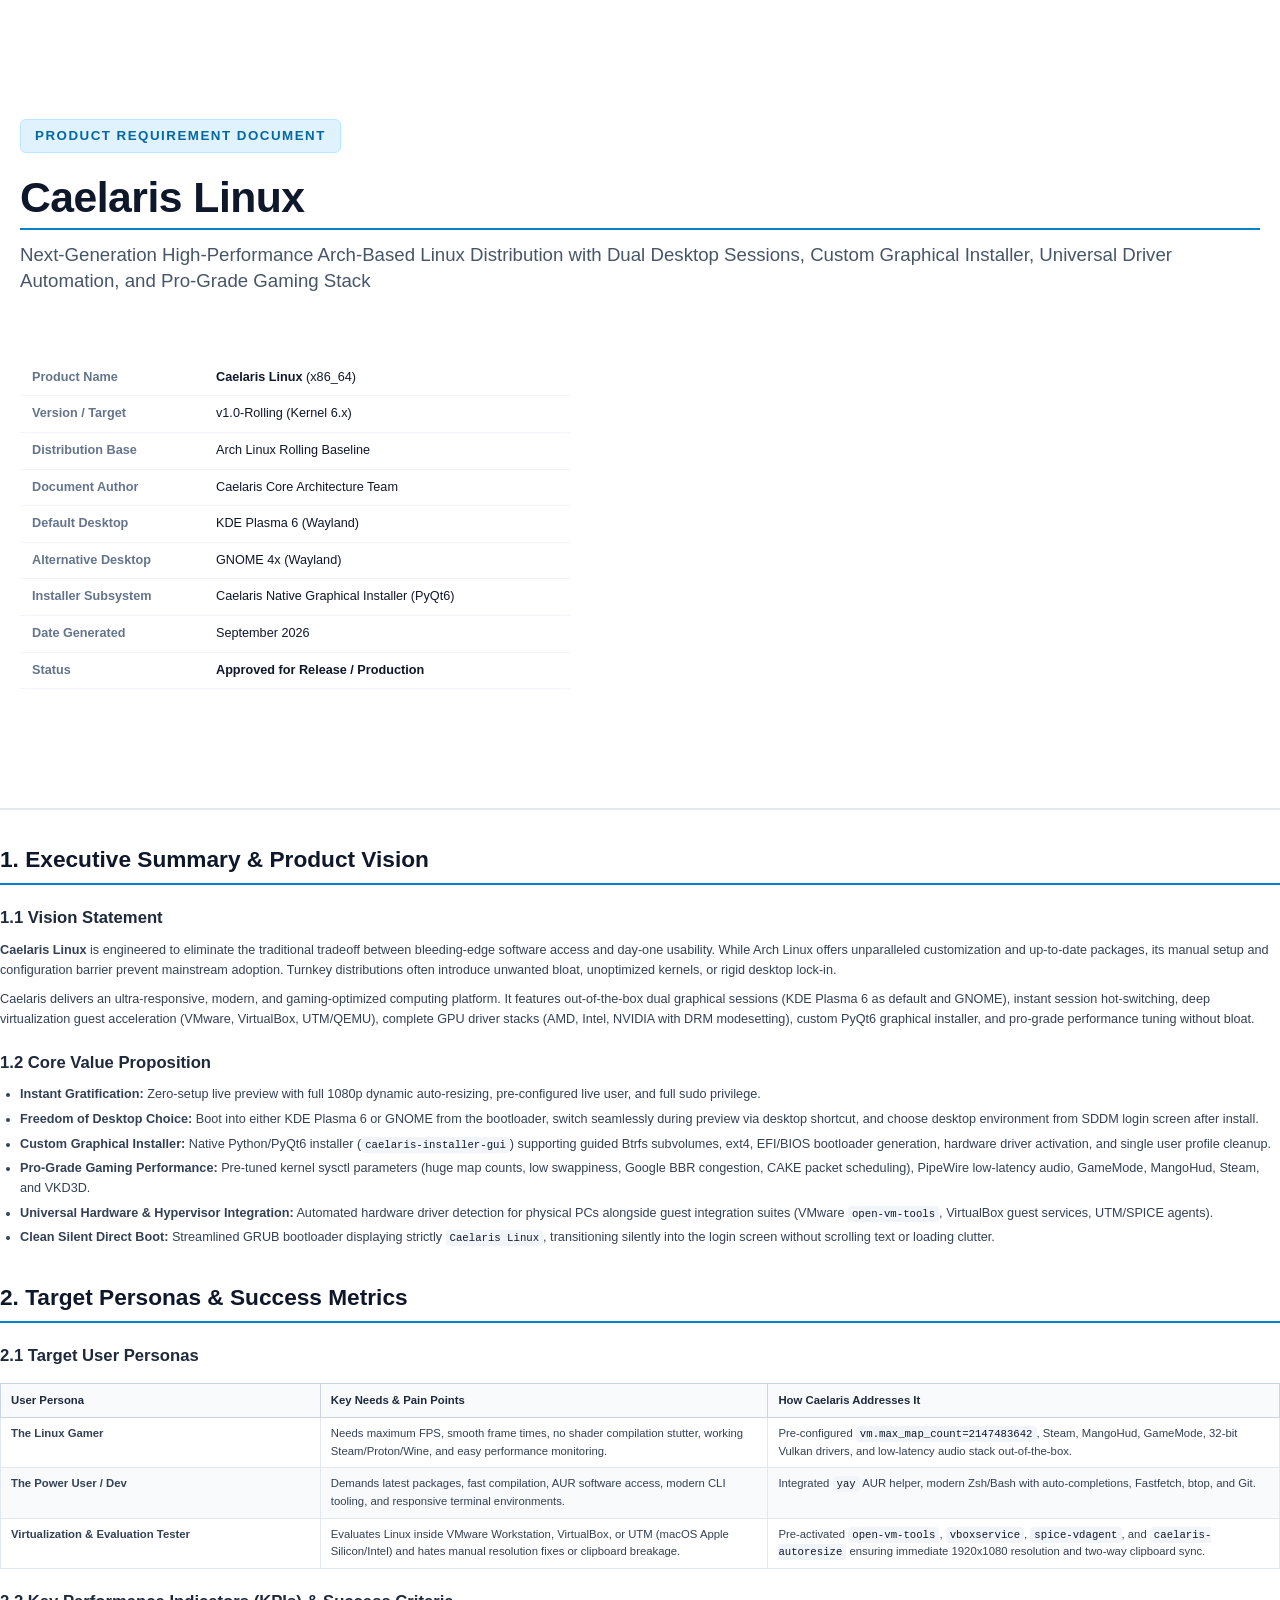
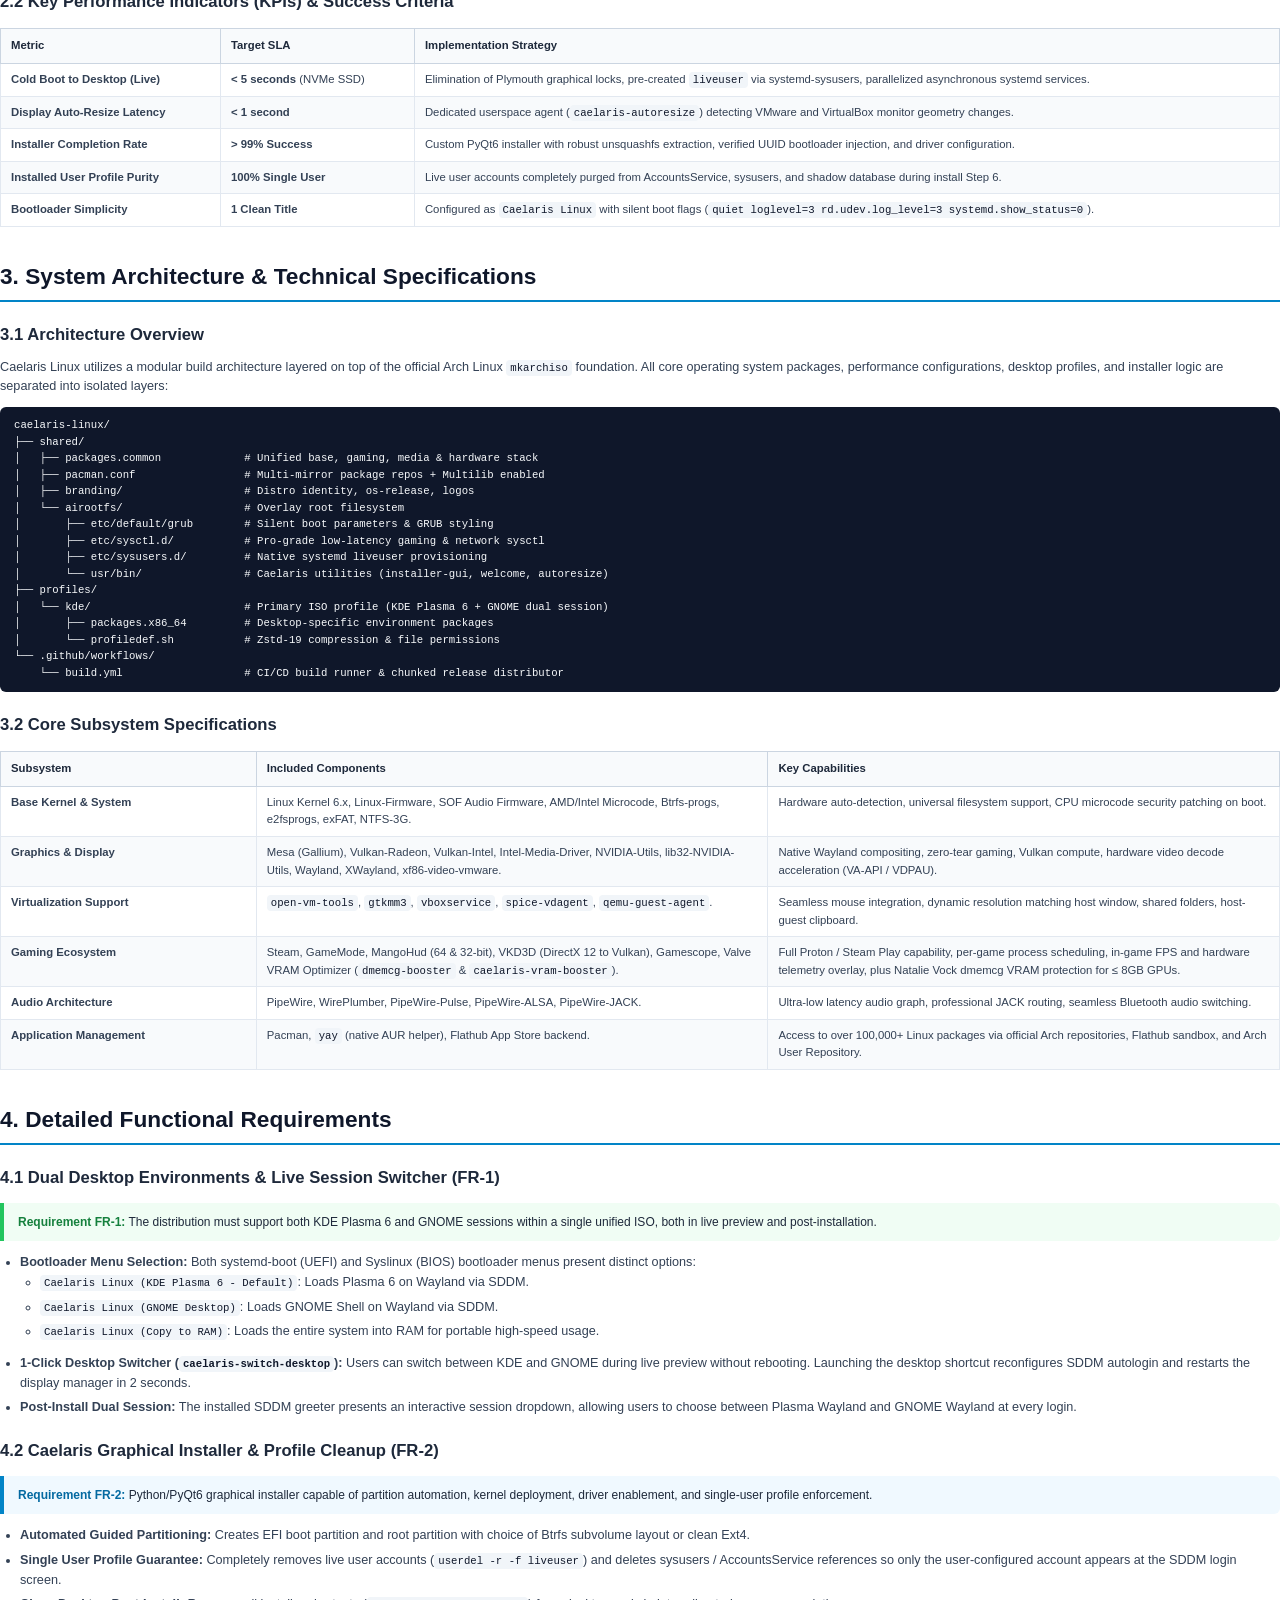
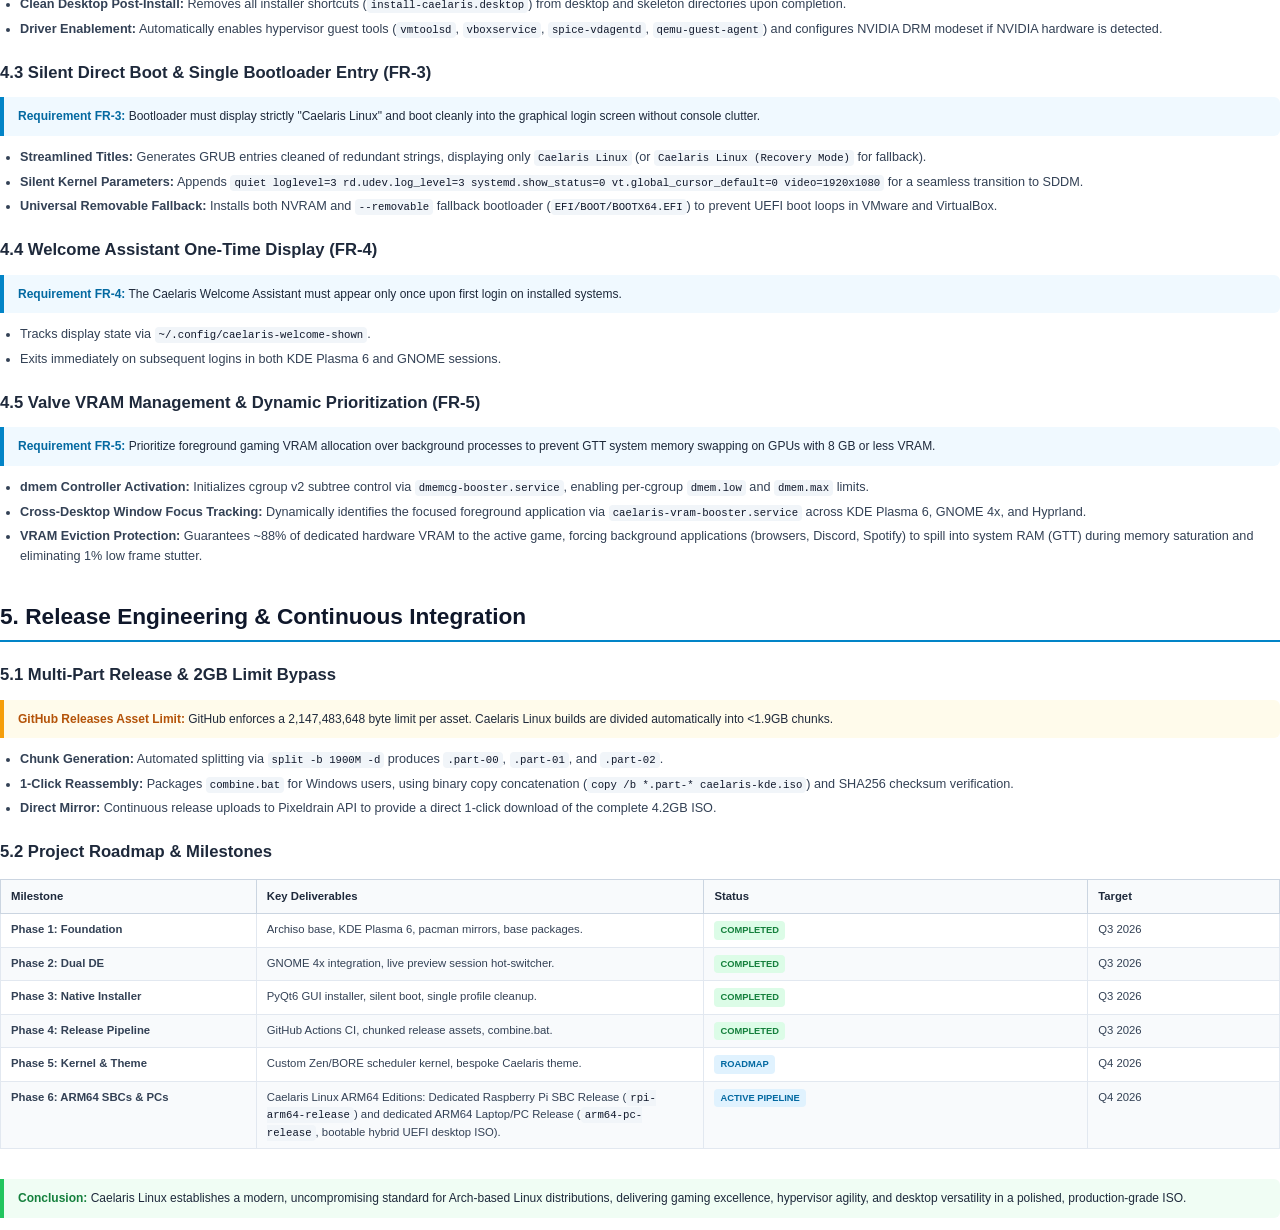
<file: PRD.html>
<!DOCTYPE html>
<html lang="en">
<head>
<meta charset="UTF-8">
<title>Caelaris Linux - Product Requirement Document (PRD)</title>
<style>
  @page {
    size: A4;
    margin: 18mm 16mm 20mm 16mm;
    @bottom-right {
      content: "Page " counter(page) " of " counter(pages);
      font-size: 8pt;
      color: #718096;
      font-family: -apple-system, BlinkMacSystemFont, 'Segoe UI', Roboto, sans-serif;
    }
  }

  body {
    font-family: -apple-system, BlinkMacSystemFont, 'Segoe UI', Roboto, Helvetica, Arial, sans-serif;
    color: #1e293b;
    background-color: #ffffff;
    line-height: 1.55;
    font-size: 9.5pt;
    margin: 0;
    padding: 0;
  }

  .cover-page {
    min-height: 90vh;
    display: flex;
    flex-direction: column;
    justify-content: center;
    page-break-after: always;
    padding: 40px 20px;
    box-sizing: border-box;
    border-bottom: 2px solid #e2e8f0;
  }

  .cover-badge {
    display: inline-block;
    background: #e0f2fe;
    color: #0369a1;
    font-weight: 700;
    font-size: 10pt;
    text-transform: uppercase;
    letter-spacing: 1.5px;
    padding: 6px 14px;
    border-radius: 6px;
    margin-bottom: 20px;
    width: fit-content;
    border: 1px solid #bae6fd;
  }

  .cover-title {
    font-size: 32pt;
    font-weight: 800;
    color: #0f172a;
    line-height: 1.15;
    margin: 0 0 12px 0;
    letter-spacing: -0.5px;
  }

  .cover-subtitle {
    font-size: 14pt;
    font-weight: 400;
    color: #475569;
    margin: 0 0 35px 0;
    line-height: 1.4;
  }

  .cover-meta-table {
    margin-top: 30px;
    border-collapse: collapse;
    width: 100%;
    max-width: 550px;
  }

  .cover-meta-table td {
    padding: 8px 12px;
    font-size: 9.5pt;
    border-bottom: 1px solid #f1f5f9;
  }

  .cover-meta-table td:first-child {
    font-weight: 600;
    color: #64748b;
    width: 160px;
  }

  .cover-meta-table td:last-child {
    color: #0f172a;
    font-weight: 500;
  }

  h1 {
    font-size: 17pt;
    font-weight: 700;
    color: #0f172a;
    border-bottom: 2px solid #0284c7;
    padding-bottom: 6px;
    margin-top: 32px;
    margin-bottom: 14px;
    page-break-after: avoid;
  }

  h2 {
    font-size: 12.5pt;
    font-weight: 600;
    color: #1e293b;
    margin-top: 20px;
    margin-bottom: 10px;
    page-break-after: avoid;
  }

  h3 {
    font-size: 10.5pt;
    font-weight: 600;
    color: #334155;
    margin-top: 14px;
    margin-bottom: 6px;
    page-break-after: avoid;
  }

  p {
    margin: 0 0 10px 0;
    color: #334155;
  }

  ul, ol {
    margin: 0 0 12px 0;
    padding-left: 20px;
    color: #334155;
  }

  li {
    margin-bottom: 5px;
  }

  table.data-table {
    width: 100%;
    border-collapse: collapse;
    margin: 14px 0 18px 0;
    font-size: 8.5pt;
    page-break-inside: avoid;
  }

  table.data-table th {
    background-color: #f8fafc;
    color: #1e293b;
    font-weight: 600;
    text-align: left;
    padding: 8px 10px;
    border: 1px solid #cbd5e1;
  }

  table.data-table td {
    padding: 7px 10px;
    border: 1px solid #e2e8f0;
    color: #334155;
    vertical-align: top;
  }

  table.data-table tr:nth-child(even) td {
    background-color: #f8fafc;
  }

  .callout {
    background-color: #f0f9ff;
    border-left: 4px solid #0284c7;
    padding: 10px 14px;
    border-radius: 0 6px 6px 0;
    margin: 12px 0;
    font-size: 9pt;
    page-break-inside: avoid;
  }

  .callout strong {
    color: #0369a1;
  }

  .callout-warning {
    background-color: #fffbeb;
    border-left-color: #f59e0b;
  }
  .callout-warning strong {
    color: #b45309;
  }

  .callout-success {
    background-color: #f0fdf4;
    border-left-color: #22c55e;
  }
  .callout-success strong {
    color: #15803d;
  }

  code {
    font-family: 'Cascadia Code', Consolas, Monaco, monospace;
    font-size: 8pt;
    background-color: #f1f5f9;
    padding: 2px 4px;
    border-radius: 4px;
    color: #0f172a;
  }

  pre {
    background-color: #0f172a;
    color: #f8fafc;
    padding: 10px 14px;
    border-radius: 6px;
    font-family: 'Cascadia Code', Consolas, Monaco, monospace;
    font-size: 8pt;
    overflow-x: auto;
    margin: 10px 0;
    page-break-inside: avoid;
  }

  .badge {
    display: inline-block;
    font-size: 7pt;
    font-weight: 700;
    padding: 2px 6px;
    border-radius: 4px;
    text-transform: uppercase;
  }
  .badge-blue { background: #e0f2fe; color: #0369a1; }
  .badge-green { background: #dcfce7; color: #15803d; }
  .badge-purple { background: #f3e8ff; color: #6b21a8; }
  .badge-amber { background: #fef3c7; color: #92400e; }

  .page-break {
    page-break-before: always;
  }
</style>
</head>
<body>

<!-- COVER PAGE -->
<div class="cover-page">
  <div class="cover-badge">Product Requirement Document</div>
  <h1 class="cover-title">Caelaris Linux</h1>
  <div class="cover-subtitle">Next-Generation High-Performance Arch-Based Linux Distribution with Dual Desktop Sessions, Custom Graphical Installer, Universal Driver Automation, and Pro-Grade Gaming Stack</div>

  <table class="cover-meta-table">
    <tr>
      <td>Product Name</td>
      <td><strong>Caelaris Linux</strong> (x86_64)</td>
    </tr>
    <tr>
      <td>Version / Target</td>
      <td>v1.0-Rolling (Kernel 6.x)</td>
    </tr>
    <tr>
      <td>Distribution Base</td>
      <td>Arch Linux Rolling Baseline</td>
    </tr>
    <tr>
      <td>Document Author</td>
      <td>Caelaris Core Architecture Team</td>
    </tr>
    <tr>
      <td>Default Desktop</td>
      <td>KDE Plasma 6 (Wayland)</td>
    </tr>
    <tr>
      <td>Alternative Desktop</td>
      <td>GNOME 4x (Wayland)</td>
    </tr>
    <tr>
      <td>Installer Subsystem</td>
      <td>Caelaris Native Graphical Installer (PyQt6)</td>
    </tr>
    <tr>
      <td>Date Generated</td>
      <td>September 2026</td>
    </tr>
    <tr>
      <td>Status</td>
      <td><strong>Approved for Release / Production</strong></td>
    </tr>
  </table>
</div>

<!-- SECTION 1: EXECUTIVE SUMMARY & VISION -->
<h1>1. Executive Summary & Product Vision</h1>

<h2>1.1 Vision Statement</h2>
<p>
  <strong>Caelaris Linux</strong> is engineered to eliminate the traditional tradeoff between bleeding-edge software access and day-one usability. While Arch Linux offers unparalleled customization and up-to-date packages, its manual setup and configuration barrier prevent mainstream adoption. Turnkey distributions often introduce unwanted bloat, unoptimized kernels, or rigid desktop lock-in.
</p>
<p>
  Caelaris delivers an ultra-responsive, modern, and gaming-optimized computing platform. It features out-of-the-box dual graphical sessions (KDE Plasma 6 as default and GNOME), instant session hot-switching, deep virtualization guest acceleration (VMware, VirtualBox, UTM/QEMU), complete GPU driver stacks (AMD, Intel, NVIDIA with DRM modesetting), custom PyQt6 graphical installer, and pro-grade performance tuning without bloat.
</p>

<h2>1.2 Core Value Proposition</h2>
<ul>
  <li><strong>Instant Gratification:</strong> Zero-setup live preview with full 1080p dynamic auto-resizing, pre-configured live user, and full sudo privilege.</li>
  <li><strong>Freedom of Desktop Choice:</strong> Boot into either KDE Plasma 6 or GNOME from the bootloader, switch seamlessly during preview via desktop shortcut, and choose desktop environment from SDDM login screen after install.</li>
  <li><strong>Custom Graphical Installer:</strong> Native Python/PyQt6 installer (<code>caelaris-installer-gui</code>) supporting guided Btrfs subvolumes, ext4, EFI/BIOS bootloader generation, hardware driver activation, and single user profile cleanup.</li>
  <li><strong>Pro-Grade Gaming Performance:</strong> Pre-tuned kernel sysctl parameters (huge map counts, low swappiness, Google BBR congestion, CAKE packet scheduling), PipeWire low-latency audio, GameMode, MangoHud, Steam, and VKD3D.</li>
  <li><strong>Universal Hardware & Hypervisor Integration:</strong> Automated hardware driver detection for physical PCs alongside guest integration suites (VMware <code>open-vm-tools</code>, VirtualBox guest services, UTM/SPICE agents).</li>
  <li><strong>Clean Silent Direct Boot:</strong> Streamlined GRUB bootloader displaying strictly <code>Caelaris Linux</code>, transitioning silently into the login screen without scrolling text or loading clutter.</li>
</ul>

<!-- SECTION 2: TARGET PERSONAS & SUCCESS METRICS -->
<h1>2. Target Personas & Success Metrics</h1>

<h2>2.1 Target User Personas</h2>
<table class="data-table">
  <thead>
    <tr>
      <th style="width: 25%;">User Persona</th>
      <th style="width: 35%;">Key Needs & Pain Points</th>
      <th style="width: 40%;">How Caelaris Addresses It</th>
    </tr>
  </thead>
  <tbody>
    <tr>
      <td><strong>The Linux Gamer</strong></td>
      <td>Needs maximum FPS, smooth frame times, no shader compilation stutter, working Steam/Proton/Wine, and easy performance monitoring.</td>
      <td>Pre-configured <code>vm.max_map_count=2147483642</code>, Steam, MangoHud, GameMode, 32-bit Vulkan drivers, and low-latency audio stack out-of-the-box.</td>
    </tr>
    <tr>
      <td><strong>The Power User / Dev</strong></td>
      <td>Demands latest packages, fast compilation, AUR software access, modern CLI tooling, and responsive terminal environments.</td>
      <td>Integrated <code>yay</code> AUR helper, modern Zsh/Bash with auto-completions, Fastfetch, btop, and Git.</td>
    </tr>
    <tr>
      <td><strong>Virtualization & Evaluation Tester</strong></td>
      <td>Evaluates Linux inside VMware Workstation, VirtualBox, or UTM (macOS Apple Silicon/Intel) and hates manual resolution fixes or clipboard breakage.</td>
      <td>Pre-activated <code>open-vm-tools</code>, <code>vboxservice</code>, <code>spice-vdagent</code>, and <code>caelaris-autoresize</code> ensuring immediate 1920x1080 resolution and two-way clipboard sync.</td>
    </tr>
  </tbody>
</table>

<h2>2.2 Key Performance Indicators (KPIs) & Success Criteria</h2>
<table class="data-table">
  <thead>
    <tr>
      <th>Metric</th>
      <th>Target SLA</th>
      <th>Implementation Strategy</th>
    </tr>
  </thead>
  <tbody>
    <tr>
      <td><strong>Cold Boot to Desktop (Live)</strong></td>
      <td><strong>&lt; 5 seconds</strong> (NVMe SSD)</td>
      <td>Elimination of Plymouth graphical locks, pre-created <code>liveuser</code> via systemd-sysusers, parallelized asynchronous systemd services.</td>
    </tr>
    <tr>
      <td><strong>Display Auto-Resize Latency</strong></td>
      <td><strong>&lt; 1 second</strong></td>
      <td>Dedicated userspace agent (<code>caelaris-autoresize</code>) detecting VMware and VirtualBox monitor geometry changes.</td>
    </tr>
    <tr>
      <td><strong>Installer Completion Rate</strong></td>
      <td><strong>&gt; 99% Success</strong></td>
      <td>Custom PyQt6 installer with robust unsquashfs extraction, verified UUID bootloader injection, and driver configuration.</td>
    </tr>
    <tr>
      <td><strong>Installed User Profile Purity</strong></td>
      <td><strong>100% Single User</strong></td>
      <td>Live user accounts completely purged from AccountsService, sysusers, and shadow database during install Step 6.</td>
    </tr>
    <tr>
      <td><strong>Bootloader Simplicity</strong></td>
      <td><strong>1 Clean Title</strong></td>
      <td>Configured as <code>Caelaris Linux</code> with silent boot flags (<code>quiet loglevel=3 rd.udev.log_level=3 systemd.show_status=0</code>).</td>
    </tr>
  </tbody>
</table>

<div class="page-break"></div>

<!-- SECTION 3: SYSTEM ARCHITECTURE & COMPONENTS -->
<h1>3. System Architecture & Technical Specifications</h1>

<h2>3.1 Architecture Overview</h2>
<p>
  Caelaris Linux utilizes a modular build architecture layered on top of the official Arch Linux <code>mkarchiso</code> foundation. All core operating system packages, performance configurations, desktop profiles, and installer logic are separated into isolated layers:
</p>

<pre>
caelaris-linux/
├── shared/
│   ├── packages.common             # Unified base, gaming, media & hardware stack
│   ├── pacman.conf                 # Multi-mirror package repos + Multilib enabled
│   ├── branding/                   # Distro identity, os-release, logos
│   └── airootfs/                   # Overlay root filesystem
│       ├── etc/default/grub        # Silent boot parameters & GRUB styling
│       ├── etc/sysctl.d/           # Pro-grade low-latency gaming & network sysctl
│       ├── etc/sysusers.d/         # Native systemd liveuser provisioning
│       └── usr/bin/                # Caelaris utilities (installer-gui, welcome, autoresize)
├── profiles/
│   └── kde/                        # Primary ISO profile (KDE Plasma 6 + GNOME dual session)
│       ├── packages.x86_64         # Desktop-specific environment packages
│       └── profiledef.sh           # Zstd-19 compression & file permissions
└── .github/workflows/
    └── build.yml                   # CI/CD build runner & chunked release distributor
</pre>

<h2>3.2 Core Subsystem Specifications</h2>
<table class="data-table">
  <thead>
    <tr>
      <th style="width: 20%;">Subsystem</th>
      <th style="width: 40%;">Included Components</th>
      <th style="width: 40%;">Key Capabilities</th>
    </tr>
  </thead>
  <tbody>
    <tr>
      <td><strong>Base Kernel & System</strong></td>
      <td>Linux Kernel 6.x, Linux-Firmware, SOF Audio Firmware, AMD/Intel Microcode, Btrfs-progs, e2fsprogs, exFAT, NTFS-3G.</td>
      <td>Hardware auto-detection, universal filesystem support, CPU microcode security patching on boot.</td>
    </tr>
    <tr>
      <td><strong>Graphics & Display</strong></td>
      <td>Mesa (Gallium), Vulkan-Radeon, Vulkan-Intel, Intel-Media-Driver, NVIDIA-Utils, lib32-NVIDIA-Utils, Wayland, XWayland, xf86-video-vmware.</td>
      <td>Native Wayland compositing, zero-tear gaming, Vulkan compute, hardware video decode acceleration (VA-API / VDPAU).</td>
    </tr>
    <tr>
      <td><strong>Virtualization Support</strong></td>
      <td><code>open-vm-tools</code>, <code>gtkmm3</code>, <code>vboxservice</code>, <code>spice-vdagent</code>, <code>qemu-guest-agent</code>.</td>
      <td>Seamless mouse integration, dynamic resolution matching host window, shared folders, host-guest clipboard.</td>
    </tr>
    <tr>
      <td><strong>Gaming Ecosystem</strong></td>
      <td>Steam, GameMode, MangoHud (64 & 32-bit), VKD3D (DirectX 12 to Vulkan), Gamescope, Valve VRAM Optimizer (<code>dmemcg-booster</code> & <code>caelaris-vram-booster</code>).</td>
      <td>Full Proton / Steam Play capability, per-game process scheduling, in-game FPS and hardware telemetry overlay, plus Natalie Vock dmemcg VRAM protection for &le; 8GB GPUs.</td>
    </tr>
    <tr>
      <td><strong>Audio Architecture</strong></td>
      <td>PipeWire, WirePlumber, PipeWire-Pulse, PipeWire-ALSA, PipeWire-JACK.</td>
      <td>Ultra-low latency audio graph, professional JACK routing, seamless Bluetooth audio switching.</td>
    </tr>
    <tr>
      <td><strong>Application Management</strong></td>
      <td>Pacman, <code>yay</code> (native AUR helper), Flathub App Store backend.</td>
      <td>Access to over 100,000+ Linux packages via official Arch repositories, Flathub sandbox, and Arch User Repository.</td>
    </tr>
  </tbody>
</table>

<div class="page-break"></div>

<!-- SECTION 4: FUNCTIONAL REQUIREMENTS -->
<h1>4. Detailed Functional Requirements</h1>

<h2>4.1 Dual Desktop Environments & Live Session Switcher (FR-1)</h2>
<div class="callout callout-success">
  <strong>Requirement FR-1:</strong> The distribution must support both KDE Plasma 6 and GNOME sessions within a single unified ISO, both in live preview and post-installation.
</div>
<ul>
  <li><strong>Bootloader Menu Selection:</strong> Both systemd-boot (UEFI) and Syslinux (BIOS) bootloader menus present distinct options:
    <ul>
      <li><code>Caelaris Linux (KDE Plasma 6 - Default)</code>: Loads Plasma 6 on Wayland via SDDM.</li>
      <li><code>Caelaris Linux (GNOME Desktop)</code>: Loads GNOME Shell on Wayland via SDDM.</li>
      <li><code>Caelaris Linux (Copy to RAM)</code>: Loads the entire system into RAM for portable high-speed usage.</li>
    </ul>
  </li>
  <li><strong>1-Click Desktop Switcher (<code>caelaris-switch-desktop</code>):</strong> Users can switch between KDE and GNOME during live preview without rebooting. Launching the desktop shortcut reconfigures SDDM autologin and restarts the display manager in 2 seconds.</li>
  <li><strong>Post-Install Dual Session:</strong> The installed SDDM greeter presents an interactive session dropdown, allowing users to choose between Plasma Wayland and GNOME Wayland at every login.</li>
</ul>

<h2>4.2 Caelaris Graphical Installer & Profile Cleanup (FR-2)</h2>
<div class="callout">
  <strong>Requirement FR-2:</strong> Python/PyQt6 graphical installer capable of partition automation, kernel deployment, driver enablement, and single-user profile enforcement.
</div>
<ul>
  <li><strong>Automated Guided Partitioning:</strong> Creates EFI boot partition and root partition with choice of Btrfs subvolume layout or clean Ext4.</li>
  <li><strong>Single User Profile Guarantee:</strong> Completely removes live user accounts (<code>userdel -r -f liveuser</code>) and deletes sysusers / AccountsService references so only the user-configured account appears at the SDDM login screen.</li>
  <li><strong>Clean Desktop Post-Install:</strong> Removes all installer shortcuts (<code>install-caelaris.desktop</code>) from desktop and skeleton directories upon completion.</li>
  <li><strong>Driver Enablement:</strong> Automatically enables hypervisor guest tools (<code>vmtoolsd</code>, <code>vboxservice</code>, <code>spice-vdagentd</code>, <code>qemu-guest-agent</code>) and configures NVIDIA DRM modeset if NVIDIA hardware is detected.</li>
</ul>

<h2>4.3 Silent Direct Boot & Single Bootloader Entry (FR-3)</h2>
<div class="callout">
  <strong>Requirement FR-3:</strong> Bootloader must display strictly "Caelaris Linux" and boot cleanly into the graphical login screen without console clutter.
</div>
<ul>
  <li><strong>Streamlined Titles:</strong> Generates GRUB entries cleaned of redundant strings, displaying only <code>Caelaris Linux</code> (or <code>Caelaris Linux (Recovery Mode)</code> for fallback).</li>
  <li><strong>Silent Kernel Parameters:</strong> Appends <code>quiet loglevel=3 rd.udev.log_level=3 systemd.show_status=0 vt.global_cursor_default=0 video=1920x1080</code> for a seamless transition to SDDM.</li>
  <li><strong>Universal Removable Fallback:</strong> Installs both NVRAM and <code>--removable</code> fallback bootloader (<code>EFI/BOOT/BOOTX64.EFI</code>) to prevent UEFI boot loops in VMware and VirtualBox.</li>
</ul>

<h2>4.4 Welcome Assistant One-Time Display (FR-4)</h2>
<div class="callout">
  <strong>Requirement FR-4:</strong> The Caelaris Welcome Assistant must appear only once upon first login on installed systems.
</div>
<ul>
  <li>Tracks display state via <code>~/.config/caelaris-welcome-shown</code>.</li>
  <li>Exits immediately on subsequent logins in both KDE Plasma 6 and GNOME sessions.</li>
</ul>

<h2>4.5 Valve VRAM Management & Dynamic Prioritization (FR-5)</h2>
<div class="callout">
  <strong>Requirement FR-5:</strong> Prioritize foreground gaming VRAM allocation over background processes to prevent GTT system memory swapping on GPUs with 8 GB or less VRAM.
</div>
<ul>
  <li><strong>dmem Controller Activation:</strong> Initializes cgroup v2 subtree control via <code>dmemcg-booster.service</code>, enabling per-cgroup <code>dmem.low</code> and <code>dmem.max</code> limits.</li>
  <li><strong>Cross-Desktop Window Focus Tracking:</strong> Dynamically identifies the focused foreground application via <code>caelaris-vram-booster.service</code> across KDE Plasma 6, GNOME 4x, and Hyprland.</li>
  <li><strong>VRAM Eviction Protection:</strong> Guarantees ~88% of dedicated hardware VRAM to the active game, forcing background applications (browsers, Discord, Spotify) to spill into system RAM (GTT) during memory saturation and eliminating 1% low frame stutter.</li>
</ul>

<div class="page-break"></div>

<!-- SECTION 5: RELEASE ENGINEERING & CI/CD -->
<h1>5. Release Engineering & Continuous Integration</h1>

<h2>5.1 Multi-Part Release & 2GB Limit Bypass</h2>
<div class="callout callout-warning">
  <strong>GitHub Releases Asset Limit:</strong> GitHub enforces a 2,147,483,648 byte limit per asset. Caelaris Linux builds are divided automatically into &lt;1.9GB chunks.
</div>
<ul>
  <li><strong>Chunk Generation:</strong> Automated splitting via <code>split -b 1900M -d</code> produces <code>.part-00</code>, <code>.part-01</code>, and <code>.part-02</code>.</li>
  <li><strong>1-Click Reassembly:</strong> Packages <code>combine.bat</code> for Windows users, using binary copy concatenation (<code>copy /b *.part-* caelaris-kde.iso</code>) and SHA256 checksum verification.</li>
  <li><strong>Direct Mirror:</strong> Continuous release uploads to Pixeldrain API to provide a direct 1-click download of the complete 4.2GB ISO.</li>
</ul>

<h2>5.2 Project Roadmap & Milestones</h2>
<table class="data-table">
  <thead>
    <tr>
      <th style="width: 20%;">Milestone</th>
      <th style="width: 35%;">Key Deliverables</th>
      <th style="width: 30%;">Status</th>
      <th style="width: 15%;">Target</th>
    </tr>
  </thead>
  <tbody>
    <tr>
      <td><strong>Phase 1: Foundation</strong></td>
      <td>Archiso base, KDE Plasma 6, pacman mirrors, base packages.</td>
      <td><span class="badge badge-green">Completed</span></td>
      <td>Q3 2026</td>
    </tr>
    <tr>
      <td><strong>Phase 2: Dual DE</strong></td>
      <td>GNOME 4x integration, live preview session hot-switcher.</td>
      <td><span class="badge badge-green">Completed</span></td>
      <td>Q3 2026</td>
    </tr>
    <tr>
      <td><strong>Phase 3: Native Installer</strong></td>
      <td>PyQt6 GUI installer, silent boot, single profile cleanup.</td>
      <td><span class="badge badge-green">Completed</span></td>
      <td>Q3 2026</td>
    </tr>
    <tr>
      <td><strong>Phase 4: Release Pipeline</strong></td>
      <td>GitHub Actions CI, chunked release assets, combine.bat.</td>
      <td><span class="badge badge-green">Completed</span></td>
      <td>Q3 2026</td>
    </tr>
    <tr>
      <td><strong>Phase 5: Kernel & Theme</strong></td>
      <td>Custom Zen/BORE scheduler kernel, bespoke Caelaris theme.</td>
      <td><span class="badge badge-blue">Roadmap</span></td>
      <td>Q4 2026</td>
    </tr>
    <tr>
      <td><strong>Phase 6: ARM64 SBCs &amp; PCs</strong></td>
      <td>Caelaris Linux ARM64 Editions: Dedicated Raspberry Pi SBC Release (<code>rpi-arm64-release</code>) and dedicated ARM64 Laptop/PC Release (<code>arm64-pc-release</code>, bootable hybrid UEFI desktop ISO).</td>
      <td><span class="badge badge-blue">Active Pipeline</span></td>
      <td>Q4 2026</td>
    </tr>
  </tbody>
</table>

<div class="callout callout-success" style="margin-top: 30px;">
  <strong>Conclusion:</strong> Caelaris Linux establishes a modern, uncompromising standard for Arch-based Linux distributions, delivering gaming excellence, hypervisor agility, and desktop versatility in a polished, production-grade ISO.
</div>

</body>
</html>
</file>
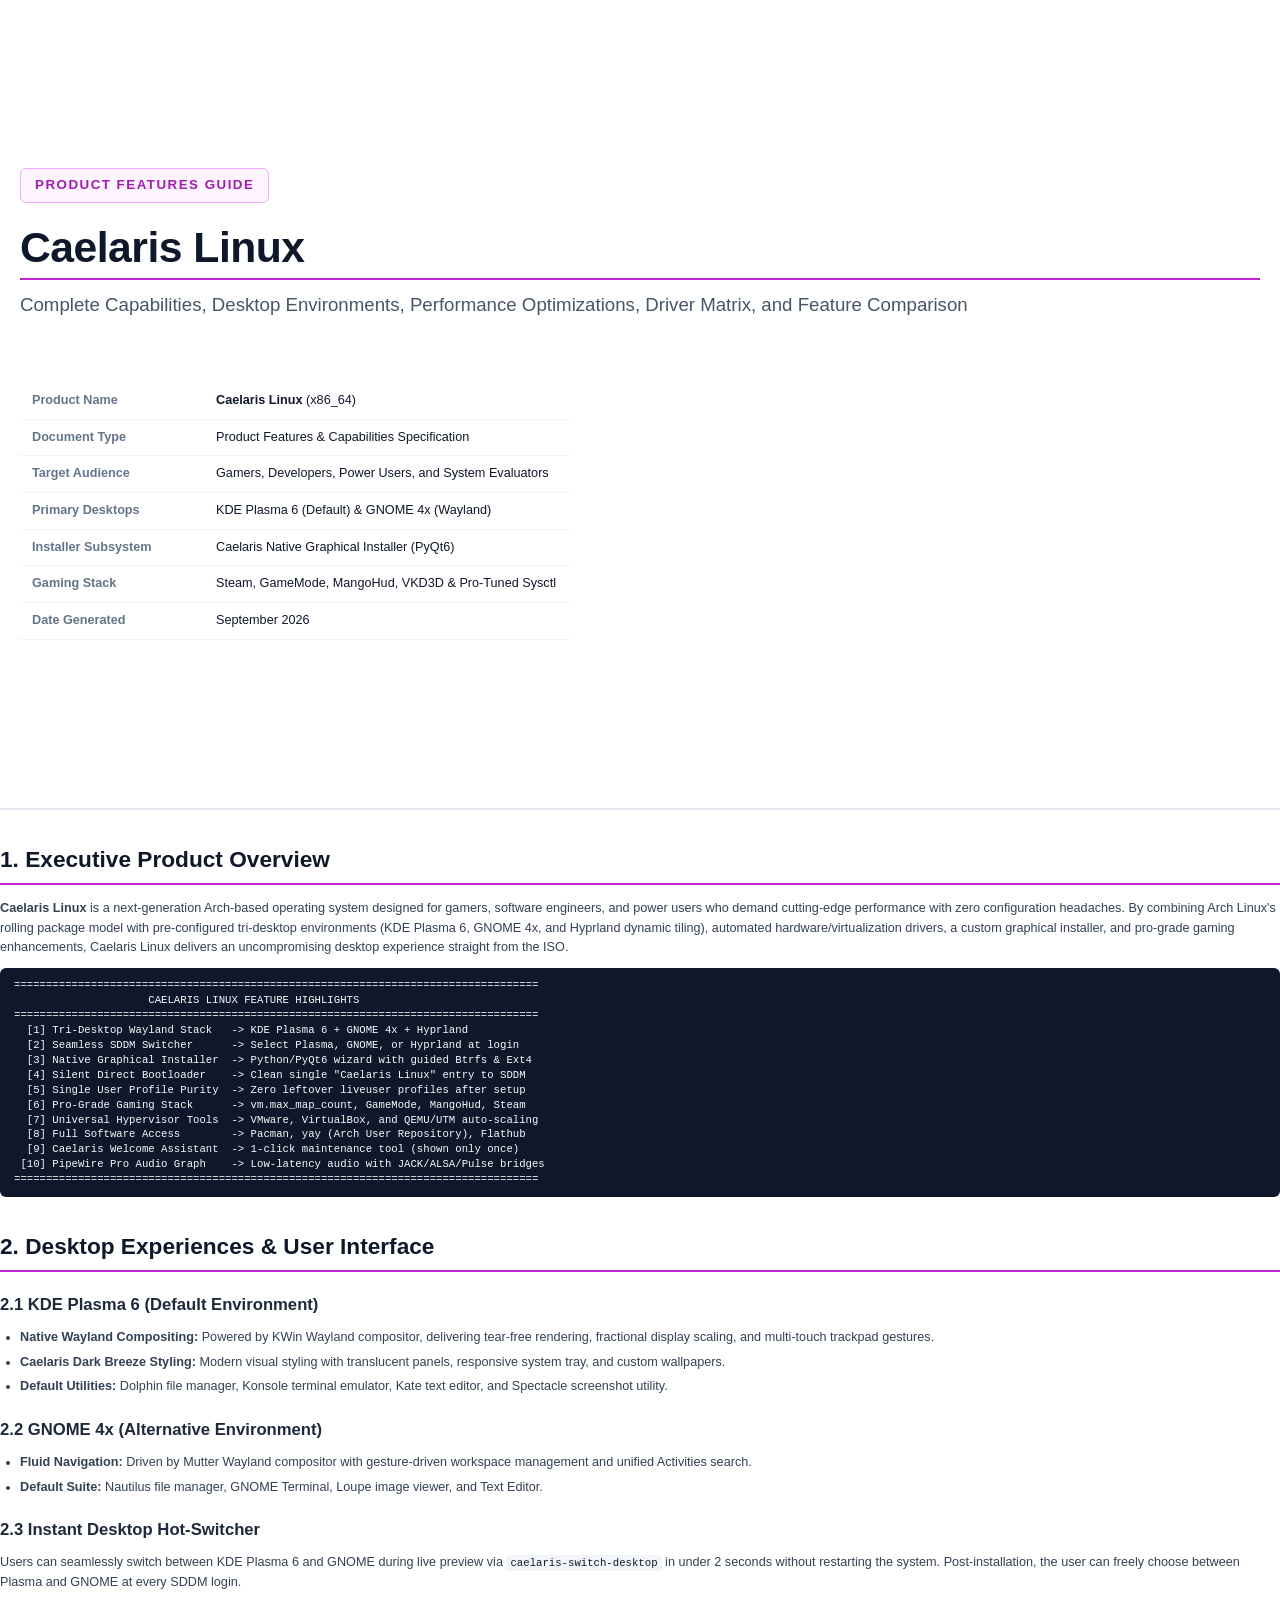
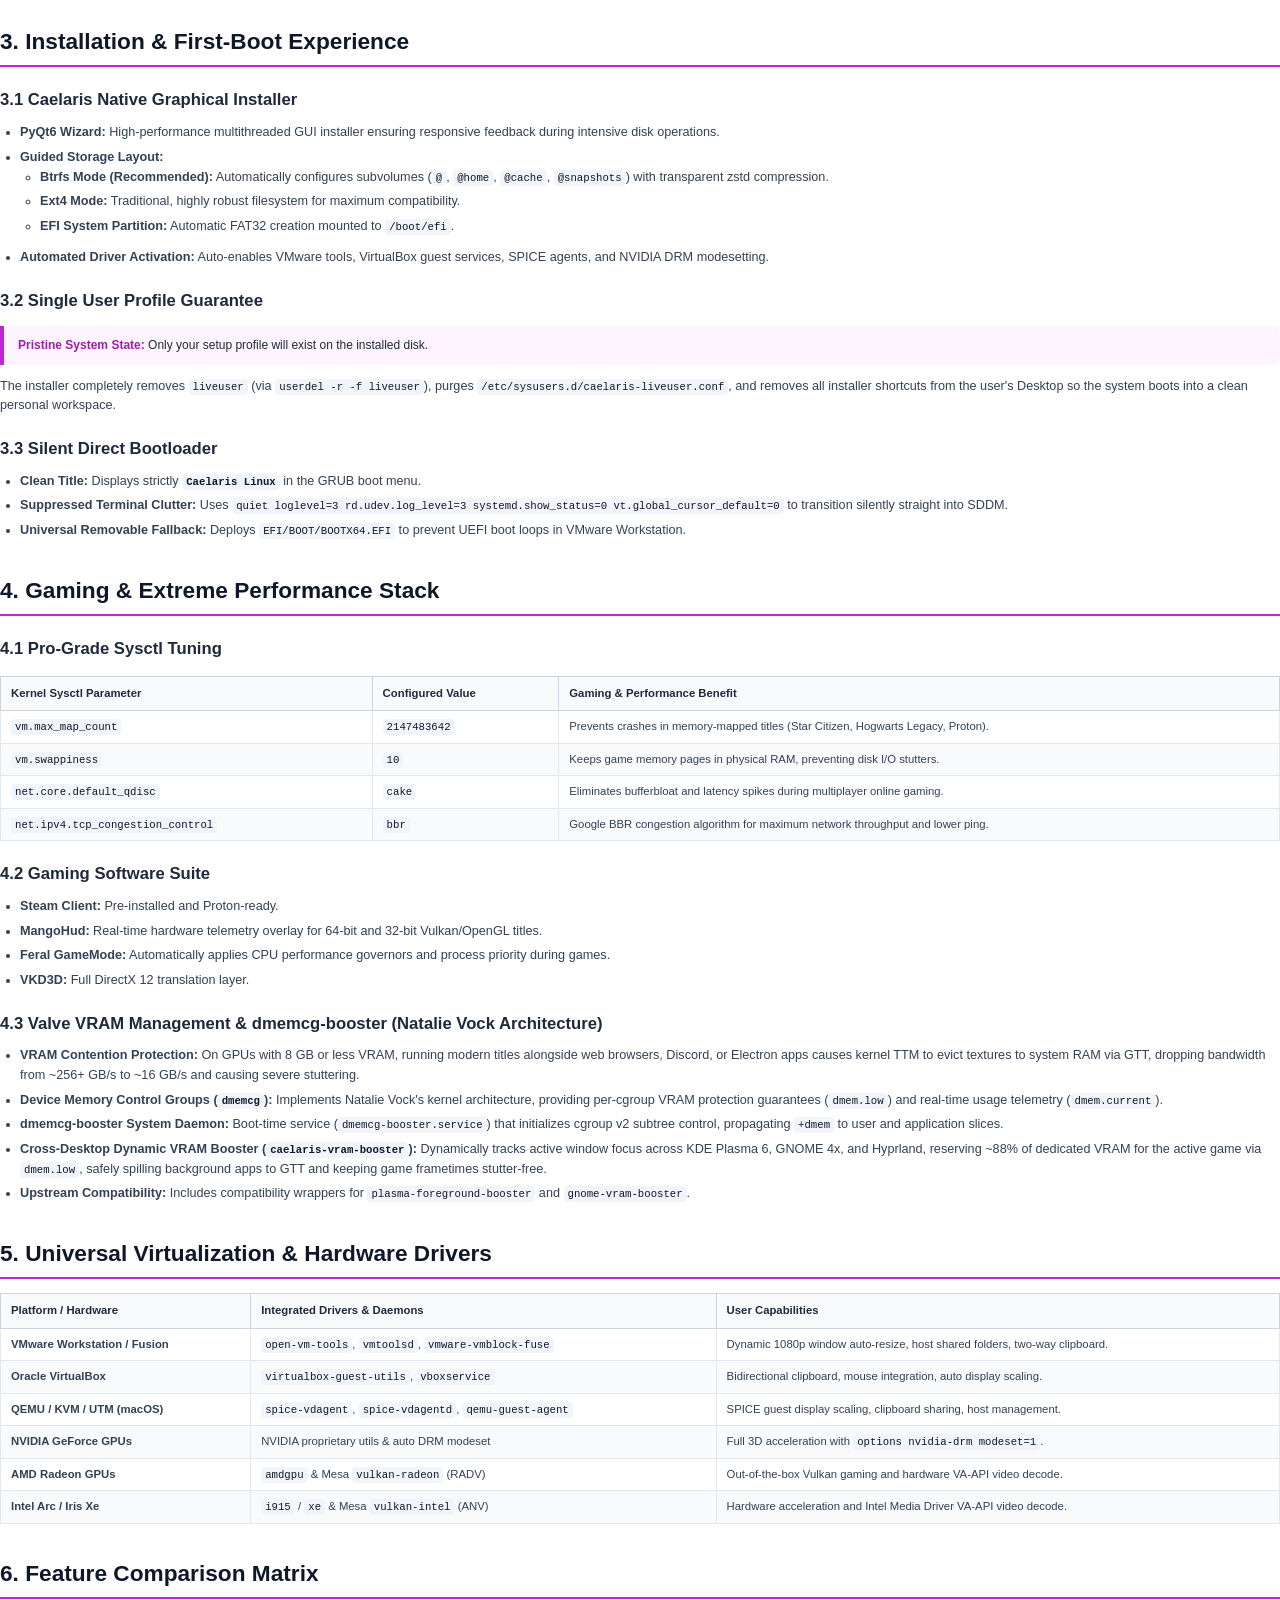
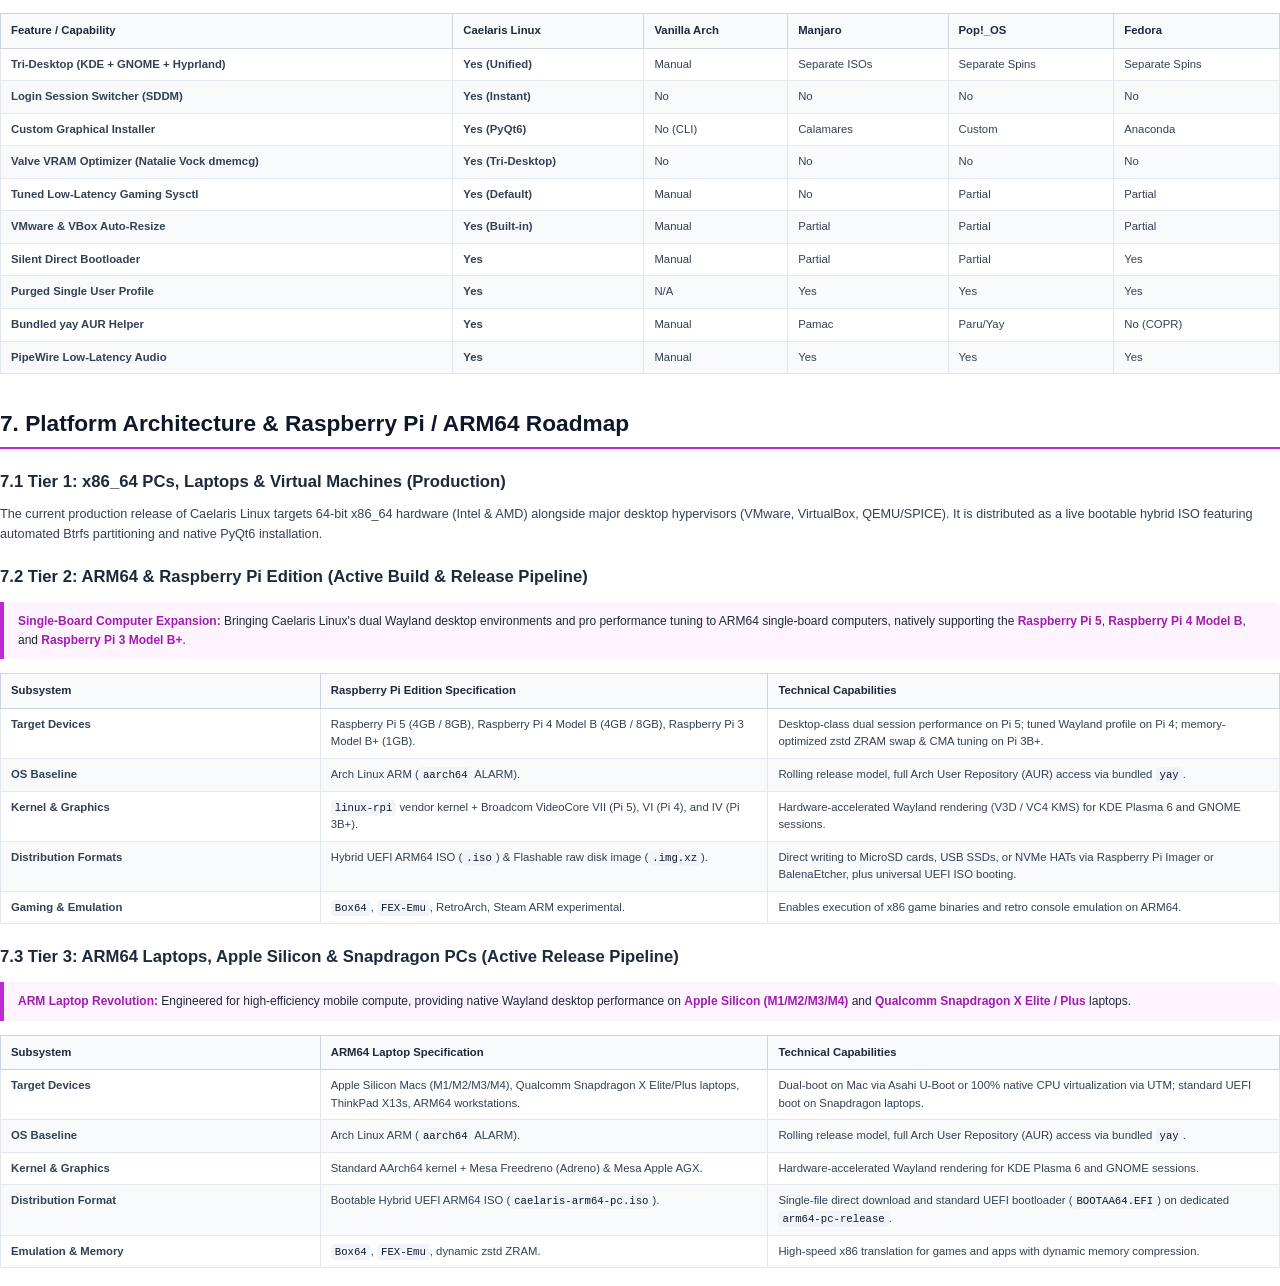
<file: PRODUCT_FEATURES.html>
<!DOCTYPE html>
<html lang="en">
<head>
<meta charset="UTF-8">
<title>Caelaris Linux - Comprehensive Product Features Guide</title>
<style>
  @page {
    size: A4;
    margin: 18mm 16mm 20mm 16mm;
    @bottom-right {
      content: "Page " counter(page) " of " counter(pages);
      font-size: 8pt;
      color: #718096;
      font-family: -apple-system, BlinkMacSystemFont, 'Segoe UI', Roboto, sans-serif;
    }
  }

  body {
    font-family: -apple-system, BlinkMacSystemFont, 'Segoe UI', Roboto, Helvetica, Arial, sans-serif;
    color: #1e293b;
    background-color: #ffffff;
    line-height: 1.55;
    font-size: 9.5pt;
    margin: 0;
    padding: 0;
  }

  .cover-page {
    min-height: 90vh;
    display: flex;
    flex-direction: column;
    justify-content: center;
    page-break-after: always;
    padding: 40px 20px;
    box-sizing: border-box;
    border-bottom: 2px solid #e2e8f0;
  }

  .cover-badge {
    display: inline-block;
    background: #fdf4ff;
    color: #a21caf;
    font-weight: 700;
    font-size: 10pt;
    text-transform: uppercase;
    letter-spacing: 1.5px;
    padding: 6px 14px;
    border-radius: 6px;
    margin-bottom: 20px;
    width: fit-content;
    border: 1px solid #f0abfc;
  }

  .cover-title {
    font-size: 32pt;
    font-weight: 800;
    color: #0f172a;
    line-height: 1.15;
    margin: 0 0 12px 0;
    letter-spacing: -0.5px;
  }

  .cover-subtitle {
    font-size: 14pt;
    font-weight: 400;
    color: #475569;
    margin: 0 0 35px 0;
    line-height: 1.4;
  }

  .cover-meta-table {
    margin-top: 30px;
    border-collapse: collapse;
    width: 100%;
    max-width: 550px;
  }

  .cover-meta-table td {
    padding: 8px 12px;
    font-size: 9.5pt;
    border-bottom: 1px solid #f1f5f9;
  }

  .cover-meta-table td:first-child {
    font-weight: 600;
    color: #64748b;
    width: 160px;
  }

  .cover-meta-table td:last-child {
    color: #0f172a;
    font-weight: 500;
  }

  h1 {
    font-size: 17pt;
    font-weight: 700;
    color: #0f172a;
    border-bottom: 2px solid #c026d3;
    padding-bottom: 6px;
    margin-top: 32px;
    margin-bottom: 14px;
    page-break-after: avoid;
  }

  h2 {
    font-size: 12.5pt;
    font-weight: 600;
    color: #1e293b;
    margin-top: 20px;
    margin-bottom: 10px;
    page-break-after: avoid;
  }

  h3 {
    font-size: 10.5pt;
    font-weight: 600;
    color: #334155;
    margin-top: 14px;
    margin-bottom: 6px;
    page-break-after: avoid;
  }

  p {
    margin: 0 0 10px 0;
    color: #334155;
  }

  ul, ol {
    margin: 0 0 12px 0;
    padding-left: 20px;
    color: #334155;
  }

  li {
    margin-bottom: 5px;
  }

  table.data-table {
    width: 100%;
    border-collapse: collapse;
    margin: 14px 0 18px 0;
    font-size: 8.5pt;
    page-break-inside: avoid;
  }

  table.data-table th {
    background-color: #f8fafc;
    color: #1e293b;
    font-weight: 600;
    text-align: left;
    padding: 8px 10px;
    border: 1px solid #cbd5e1;
  }

  table.data-table td {
    padding: 7px 10px;
    border: 1px solid #e2e8f0;
    color: #334155;
    vertical-align: top;
  }

  table.data-table tr:nth-child(even) td {
    background-color: #f8fafc;
  }

  .callout {
    background-color: #fdf4ff;
    border-left: 4px solid #c026d3;
    padding: 10px 14px;
    border-radius: 0 6px 6px 0;
    margin: 12px 0;
    font-size: 9pt;
    page-break-inside: avoid;
  }

  .callout strong {
    color: #a21caf;
  }

  code {
    font-family: 'Cascadia Code', Consolas, Monaco, monospace;
    font-size: 8pt;
    background-color: #f1f5f9;
    padding: 2px 4px;
    border-radius: 4px;
    color: #0f172a;
  }

  pre {
    background-color: #0f172a;
    color: #f8fafc;
    padding: 10px 14px;
    border-radius: 6px;
    font-family: 'Cascadia Code', Consolas, Monaco, monospace;
    font-size: 8pt;
    overflow-x: auto;
    margin: 10px 0;
    page-break-inside: avoid;
    line-height: 1.4;
  }

  .page-break {
    page-break-before: always;
  }
</style>
</head>
<body>

<!-- COVER PAGE -->
<div class="cover-page">
  <div class="cover-badge">Product Features Guide</div>
  <h1 class="cover-title">Caelaris Linux</h1>
  <div class="cover-subtitle">Complete Capabilities, Desktop Environments, Performance Optimizations, Driver Matrix, and Feature Comparison</div>

  <table class="cover-meta-table">
    <tr>
      <td>Product Name</td>
      <td><strong>Caelaris Linux</strong> (x86_64)</td>
    </tr>
    <tr>
      <td>Document Type</td>
      <td>Product Features & Capabilities Specification</td>
    </tr>
    <tr>
      <td>Target Audience</td>
      <td>Gamers, Developers, Power Users, and System Evaluators</td>
    </tr>
    <tr>
      <td>Primary Desktops</td>
      <td>KDE Plasma 6 (Default) & GNOME 4x (Wayland)</td>
    </tr>
    <tr>
      <td>Installer Subsystem</td>
      <td>Caelaris Native Graphical Installer (PyQt6)</td>
    </tr>
    <tr>
      <td>Gaming Stack</td>
      <td>Steam, GameMode, MangoHud, VKD3D & Pro-Tuned Sysctl</td>
    </tr>
    <tr>
      <td>Date Generated</td>
      <td>September 2026</td>
    </tr>
  </table>
</div>

<!-- SECTION 1: OVERVIEW -->
<h1>1. Executive Product Overview</h1>
<p>
  <strong>Caelaris Linux</strong> is a next-generation Arch-based operating system designed for gamers, software engineers, and power users who demand cutting-edge performance with zero configuration headaches. By combining Arch Linux's rolling package model with pre-configured tri-desktop environments (KDE Plasma 6, GNOME 4x, and Hyprland dynamic tiling), automated hardware/virtualization drivers, a custom graphical installer, and pro-grade gaming enhancements, Caelaris Linux delivers an uncompromising desktop experience straight from the ISO.
</p>

<pre>
==================================================================================
                     CAELARIS LINUX FEATURE HIGHLIGHTS
==================================================================================
  [1] Tri-Desktop Wayland Stack   -> KDE Plasma 6 + GNOME 4x + Hyprland
  [2] Seamless SDDM Switcher      -> Select Plasma, GNOME, or Hyprland at login
  [3] Native Graphical Installer  -> Python/PyQt6 wizard with guided Btrfs & Ext4
  [4] Silent Direct Bootloader    -> Clean single "Caelaris Linux" entry to SDDM
  [5] Single User Profile Purity  -> Zero leftover liveuser profiles after setup
  [6] Pro-Grade Gaming Stack      -> vm.max_map_count, GameMode, MangoHud, Steam
  [7] Universal Hypervisor Tools  -> VMware, VirtualBox, and QEMU/UTM auto-scaling
  [8] Full Software Access        -> Pacman, yay (Arch User Repository), Flathub
  [9] Caelaris Welcome Assistant  -> 1-click maintenance tool (shown only once)
 [10] PipeWire Pro Audio Graph    -> Low-latency audio with JACK/ALSA/Pulse bridges
==================================================================================
</pre>

<!-- SECTION 2: DESKTOP EXPERIENCES -->
<h1>2. Desktop Experiences & User Interface</h1>

<h2>2.1 KDE Plasma 6 (Default Environment)</h2>
<ul>
  <li><strong>Native Wayland Compositing:</strong> Powered by KWin Wayland compositor, delivering tear-free rendering, fractional display scaling, and multi-touch trackpad gestures.</li>
  <li><strong>Caelaris Dark Breeze Styling:</strong> Modern visual styling with translucent panels, responsive system tray, and custom wallpapers.</li>
  <li><strong>Default Utilities:</strong> Dolphin file manager, Konsole terminal emulator, Kate text editor, and Spectacle screenshot utility.</li>
</ul>

<h2>2.2 GNOME 4x (Alternative Environment)</h2>
<ul>
  <li><strong>Fluid Navigation:</strong> Driven by Mutter Wayland compositor with gesture-driven workspace management and unified Activities search.</li>
  <li><strong>Default Suite:</strong> Nautilus file manager, GNOME Terminal, Loupe image viewer, and Text Editor.</li>
</ul>

<h2>2.3 Instant Desktop Hot-Switcher</h2>
<p>
  Users can seamlessly switch between KDE Plasma 6 and GNOME during live preview via <code>caelaris-switch-desktop</code> in under 2 seconds without restarting the system. Post-installation, the user can freely choose between Plasma and GNOME at every SDDM login.
</p>

<div class="page-break"></div>

<!-- SECTION 3: INSTALLATION & BOOTLOADER -->
<h1>3. Installation & First-Boot Experience</h1>

<h2>3.1 Caelaris Native Graphical Installer</h2>
<ul>
  <li><strong>PyQt6 Wizard:</strong> High-performance multithreaded GUI installer ensuring responsive feedback during intensive disk operations.</li>
  <li><strong>Guided Storage Layout:</strong>
    <ul>
      <li><strong>Btrfs Mode (Recommended):</strong> Automatically configures subvolumes (<code>@</code>, <code>@home</code>, <code>@cache</code>, <code>@snapshots</code>) with transparent zstd compression.</li>
      <li><strong>Ext4 Mode:</strong> Traditional, highly robust filesystem for maximum compatibility.</li>
      <li><strong>EFI System Partition:</strong> Automatic FAT32 creation mounted to <code>/boot/efi</code>.</li>
    </ul>
  </li>
  <li><strong>Automated Driver Activation:</strong> Auto-enables VMware tools, VirtualBox guest services, SPICE agents, and NVIDIA DRM modesetting.</li>
</ul>

<h2>3.2 Single User Profile Guarantee</h2>
<div class="callout">
  <strong>Pristine System State:</strong> Only your setup profile will exist on the installed disk.
</div>
<p>
  The installer completely removes <code>liveuser</code> (via <code>userdel -r -f liveuser</code>), purges <code>/etc/sysusers.d/caelaris-liveuser.conf</code>, and removes all installer shortcuts from the user's Desktop so the system boots into a clean personal workspace.
</p>

<h2>3.3 Silent Direct Bootloader</h2>
<ul>
  <li><strong>Clean Title:</strong> Displays strictly <strong><code>Caelaris Linux</code></strong> in the GRUB boot menu.</li>
  <li><strong>Suppressed Terminal Clutter:</strong> Uses <code>quiet loglevel=3 rd.udev.log_level=3 systemd.show_status=0 vt.global_cursor_default=0</code> to transition silently straight into SDDM.</li>
  <li><strong>Universal Removable Fallback:</strong> Deploys <code>EFI/BOOT/BOOTX64.EFI</code> to prevent UEFI boot loops in VMware Workstation.</li>
</ul>

<!-- SECTION 4: GAMING & PERFORMANCE -->
<h1>4. Gaming & Extreme Performance Stack</h1>

<h2>4.1 Pro-Grade Sysctl Tuning</h2>
<table class="data-table">
  <thead>
    <tr>
      <th>Kernel Sysctl Parameter</th>
      <th>Configured Value</th>
      <th>Gaming & Performance Benefit</th>
    </tr>
  </thead>
  <tbody>
    <tr>
      <td><code>vm.max_map_count</code></td>
      <td><code>2147483642</code></td>
      <td>Prevents crashes in memory-mapped titles (Star Citizen, Hogwarts Legacy, Proton).</td>
    </tr>
    <tr>
      <td><code>vm.swappiness</code></td>
      <td><code>10</code></td>
      <td>Keeps game memory pages in physical RAM, preventing disk I/O stutters.</td>
    </tr>
    <tr>
      <td><code>net.core.default_qdisc</code></td>
      <td><code>cake</code></td>
      <td>Eliminates bufferbloat and latency spikes during multiplayer online gaming.</td>
    </tr>
    <tr>
      <td><code>net.ipv4.tcp_congestion_control</code></td>
      <td><code>bbr</code></td>
      <td>Google BBR congestion algorithm for maximum network throughput and lower ping.</td>
    </tr>
  </tbody>
</table>

<h2>4.2 Gaming Software Suite</h2>
<ul>
  <li><strong>Steam Client:</strong> Pre-installed and Proton-ready.</li>
  <li><strong>MangoHud:</strong> Real-time hardware telemetry overlay for 64-bit and 32-bit Vulkan/OpenGL titles.</li>
  <li><strong>Feral GameMode:</strong> Automatically applies CPU performance governors and process priority during games.</li>
  <li><strong>VKD3D:</strong> Full DirectX 12 translation layer.</li>
</ul>

<h2>4.3 Valve VRAM Management & dmemcg-booster (Natalie Vock Architecture)</h2>
<ul>
  <li><strong>VRAM Contention Protection:</strong> On GPUs with 8 GB or less VRAM, running modern titles alongside web browsers, Discord, or Electron apps causes kernel TTM to evict textures to system RAM via GTT, dropping bandwidth from ~256+ GB/s to ~16 GB/s and causing severe stuttering.</li>
  <li><strong>Device Memory Control Groups (<code>dmemcg</code>):</strong> Implements Natalie Vock's kernel architecture, providing per-cgroup VRAM protection guarantees (<code>dmem.low</code>) and real-time usage telemetry (<code>dmem.current</code>).</li>
  <li><strong>dmemcg-booster System Daemon:</strong> Boot-time service (<code>dmemcg-booster.service</code>) that initializes cgroup v2 subtree control, propagating <code>+dmem</code> to user and application slices.</li>
  <li><strong>Cross-Desktop Dynamic VRAM Booster (<code>caelaris-vram-booster</code>):</strong> Dynamically tracks active window focus across KDE Plasma 6, GNOME 4x, and Hyprland, reserving ~88% of dedicated VRAM for the active game via <code>dmem.low</code>, safely spilling background apps to GTT and keeping game frametimes stutter-free.</li>
  <li><strong>Upstream Compatibility:</strong> Includes compatibility wrappers for <code>plasma-foreground-booster</code> and <code>gnome-vram-booster</code>.</li>
</ul>

<div class="page-break"></div>

<!-- SECTION 5: VIRTUALIZATION & DRIVERS -->
<h1>5. Universal Virtualization & Hardware Drivers</h1>

<table class="data-table">
  <thead>
    <tr>
      <th>Platform / Hardware</th>
      <th>Integrated Drivers & Daemons</th>
      <th>User Capabilities</th>
    </tr>
  </thead>
  <tbody>
    <tr>
      <td><strong>VMware Workstation / Fusion</strong></td>
      <td><code>open-vm-tools</code>, <code>vmtoolsd</code>, <code>vmware-vmblock-fuse</code></td>
      <td>Dynamic 1080p window auto-resize, host shared folders, two-way clipboard.</td>
    </tr>
    <tr>
      <td><strong>Oracle VirtualBox</strong></td>
      <td><code>virtualbox-guest-utils</code>, <code>vboxservice</code></td>
      <td>Bidirectional clipboard, mouse integration, auto display scaling.</td>
    </tr>
    <tr>
      <td><strong>QEMU / KVM / UTM (macOS)</strong></td>
      <td><code>spice-vdagent</code>, <code>spice-vdagentd</code>, <code>qemu-guest-agent</code></td>
      <td>SPICE guest display scaling, clipboard sharing, host management.</td>
    </tr>
    <tr>
      <td><strong>NVIDIA GeForce GPUs</strong></td>
      <td>NVIDIA proprietary utils & auto DRM modeset</td>
      <td>Full 3D acceleration with <code>options nvidia-drm modeset=1</code>.</td>
    </tr>
    <tr>
      <td><strong>AMD Radeon GPUs</strong></td>
      <td><code>amdgpu</code> & Mesa <code>vulkan-radeon</code> (RADV)</td>
      <td>Out-of-the-box Vulkan gaming and hardware VA-API video decode.</td>
    </tr>
    <tr>
      <td><strong>Intel Arc / Iris Xe</strong></td>
      <td><code>i915</code> / <code>xe</code> & Mesa <code>vulkan-intel</code> (ANV)</td>
      <td>Hardware acceleration and Intel Media Driver VA-API video decode.</td>
    </tr>
  </tbody>
</table>

<!-- SECTION 6: COMPARISON MATRIX -->
<h1>6. Feature Comparison Matrix</h1>

<table class="data-table">
  <thead>
    <tr>
      <th>Feature / Capability</th>
      <th>Caelaris Linux</th>
      <th>Vanilla Arch</th>
      <th>Manjaro</th>
      <th>Pop!_OS</th>
      <th>Fedora</th>
    </tr>
  </thead>
  <tbody>
    <tr>
      <td><strong>Tri-Desktop (KDE + GNOME + Hyprland)</strong></td>
      <td><strong>Yes (Unified)</strong></td>
      <td>Manual</td>
      <td>Separate ISOs</td>
      <td>Separate Spins</td>
      <td>Separate Spins</td>
    </tr>
    <tr>
      <td><strong>Login Session Switcher (SDDM)</strong></td>
      <td><strong>Yes (Instant)</strong></td>
      <td>No</td>
      <td>No</td>
      <td>No</td>
      <td>No</td>
    </tr>
    <tr>
      <td><strong>Custom Graphical Installer</strong></td>
      <td><strong>Yes (PyQt6)</strong></td>
      <td>No (CLI)</td>
      <td>Calamares</td>
      <td>Custom</td>
      <td>Anaconda</td>
    </tr>
    <tr>
      <td><strong>Valve VRAM Optimizer (Natalie Vock dmemcg)</strong></td>
      <td><strong>Yes (Tri-Desktop)</strong></td>
      <td>No</td>
      <td>No</td>
      <td>No</td>
      <td>No</td>
    </tr>
    <tr>
      <td><strong>Tuned Low-Latency Gaming Sysctl</strong></td>
      <td><strong>Yes (Default)</strong></td>
      <td>Manual</td>
      <td>No</td>
      <td>Partial</td>
      <td>Partial</td>
    </tr>
    <tr>
      <td><strong>VMware & VBox Auto-Resize</strong></td>
      <td><strong>Yes (Built-in)</strong></td>
      <td>Manual</td>
      <td>Partial</td>
      <td>Partial</td>
      <td>Partial</td>
    </tr>
    <tr>
      <td><strong>Silent Direct Bootloader</strong></td>
      <td><strong>Yes</strong></td>
      <td>Manual</td>
      <td>Partial</td>
      <td>Partial</td>
      <td>Yes</td>
    </tr>
    <tr>
      <td><strong>Purged Single User Profile</strong></td>
      <td><strong>Yes</strong></td>
      <td>N/A</td>
      <td>Yes</td>
      <td>Yes</td>
      <td>Yes</td>
    </tr>
    <tr>
      <td><strong>Bundled yay AUR Helper</strong></td>
      <td><strong>Yes</strong></td>
      <td>Manual</td>
      <td>Pamac</td>
      <td>Paru/Yay</td>
      <td>No (COPR)</td>
    </tr>
    <tr>
      <td><strong>PipeWire Low-Latency Audio</strong></td>
      <td><strong>Yes</strong></td>
      <td>Manual</td>
      <td>Yes</td>
      <td>Yes</td>
      <td>Yes</td>
    </tr>
  </tbody>
</table>

<div class="page-break"></div>

<!-- SECTION 7: PLATFORM ARCHITECTURE & ARM64 ROADMAP -->
<h1>7. Platform Architecture & Raspberry Pi / ARM64 Roadmap</h1>

<h2>7.1 Tier 1: x86_64 PCs, Laptops & Virtual Machines (Production)</h2>
<p>
  The current production release of Caelaris Linux targets 64-bit x86_64 hardware (Intel & AMD) alongside major desktop hypervisors (VMware, VirtualBox, QEMU/SPICE). It is distributed as a live bootable hybrid ISO featuring automated Btrfs partitioning and native PyQt6 installation.
</p>

<h2>7.2 Tier 2: ARM64 & Raspberry Pi Edition (Active Build & Release Pipeline)</h2>
<div class="callout">
  <strong>Single-Board Computer Expansion:</strong> Bringing Caelaris Linux's dual Wayland desktop environments and pro performance tuning to ARM64 single-board computers, natively supporting the <strong>Raspberry Pi 5</strong>, <strong>Raspberry Pi 4 Model B</strong>, and <strong>Raspberry Pi 3 Model B+</strong>.
</div>

<table class="data-table">
  <thead>
    <tr>
      <th style="width: 25%;">Subsystem</th>
      <th style="width: 35%;">Raspberry Pi Edition Specification</th>
      <th style="width: 40%;">Technical Capabilities</th>
    </tr>
  </thead>
  <tbody>
    <tr>
      <td><strong>Target Devices</strong></td>
      <td>Raspberry Pi 5 (4GB / 8GB), Raspberry Pi 4 Model B (4GB / 8GB), Raspberry Pi 3 Model B+ (1GB).</td>
      <td>Desktop-class dual session performance on Pi 5; tuned Wayland profile on Pi 4; memory-optimized zstd ZRAM swap &amp; CMA tuning on Pi 3B+.</td>
    </tr>
    <tr>
      <td><strong>OS Baseline</strong></td>
      <td>Arch Linux ARM (<code>aarch64</code> ALARM).</td>
      <td>Rolling release model, full Arch User Repository (AUR) access via bundled <code>yay</code>.</td>
    </tr>
    <tr>
      <td><strong>Kernel & Graphics</strong></td>
      <td><code>linux-rpi</code> vendor kernel + Broadcom VideoCore VII (Pi 5), VI (Pi 4), and IV (Pi 3B+).</td>
      <td>Hardware-accelerated Wayland rendering (V3D / VC4 KMS) for KDE Plasma 6 and GNOME sessions.</td>
    </tr>
    <tr>
      <td><strong>Distribution Formats</strong></td>
      <td>Hybrid UEFI ARM64 ISO (<code>.iso</code>) &amp; Flashable raw disk image (<code>.img.xz</code>).</td>
      <td>Direct writing to MicroSD cards, USB SSDs, or NVMe HATs via Raspberry Pi Imager or BalenaEtcher, plus universal UEFI ISO booting.</td>
    </tr>
    <tr>
      <td><strong>Gaming & Emulation</strong></td>
      <td><code>Box64</code>, <code>FEX-Emu</code>, RetroArch, Steam ARM experimental.</td>
      <td>Enables execution of x86 game binaries and retro console emulation on ARM64.</td>
    </tr>
  </tbody>
</table>

<h2>7.3 Tier 3: ARM64 Laptops, Apple Silicon &amp; Snapdragon PCs (Active Release Pipeline)</h2>
<div class="callout">
  <strong>ARM Laptop Revolution:</strong> Engineered for high-efficiency mobile compute, providing native Wayland desktop performance on <strong>Apple Silicon (M1/M2/M3/M4)</strong> and <strong>Qualcomm Snapdragon X Elite / Plus</strong> laptops.
</div>

<table class="data-table">
  <thead>
    <tr>
      <th style="width: 25%;">Subsystem</th>
      <th style="width: 35%;">ARM64 Laptop Specification</th>
      <th style="width: 40%;">Technical Capabilities</th>
    </tr>
  </thead>
  <tbody>
    <tr>
      <td><strong>Target Devices</strong></td>
      <td>Apple Silicon Macs (M1/M2/M3/M4), Qualcomm Snapdragon X Elite/Plus laptops, ThinkPad X13s, ARM64 workstations.</td>
      <td>Dual-boot on Mac via Asahi U-Boot or 100% native CPU virtualization via UTM; standard UEFI boot on Snapdragon laptops.</td>
    </tr>
    <tr>
      <td><strong>OS Baseline</strong></td>
      <td>Arch Linux ARM (<code>aarch64</code> ALARM).</td>
      <td>Rolling release model, full Arch User Repository (AUR) access via bundled <code>yay</code>.</td>
    </tr>
    <tr>
      <td><strong>Kernel &amp; Graphics</strong></td>
      <td>Standard AArch64 kernel + Mesa Freedreno (Adreno) &amp; Mesa Apple AGX.</td>
      <td>Hardware-accelerated Wayland rendering for KDE Plasma 6 and GNOME sessions.</td>
    </tr>
    <tr>
      <td><strong>Distribution Format</strong></td>
      <td>Bootable Hybrid UEFI ARM64 ISO (<code>caelaris-arm64-pc.iso</code>).</td>
      <td>Single-file direct download and standard UEFI bootloader (<code>BOOTAA64.EFI</code>) on dedicated <code>arm64-pc-release</code>.</td>
    </tr>
    <tr>
      <td><strong>Emulation &amp; Memory</strong></td>
      <td><code>Box64</code>, <code>FEX-Emu</code>, dynamic zstd ZRAM.</td>
      <td>High-speed x86 translation for games and apps with dynamic memory compression.</td>
    </tr>
  </tbody>
</table>

</body>
</html>
</file>
